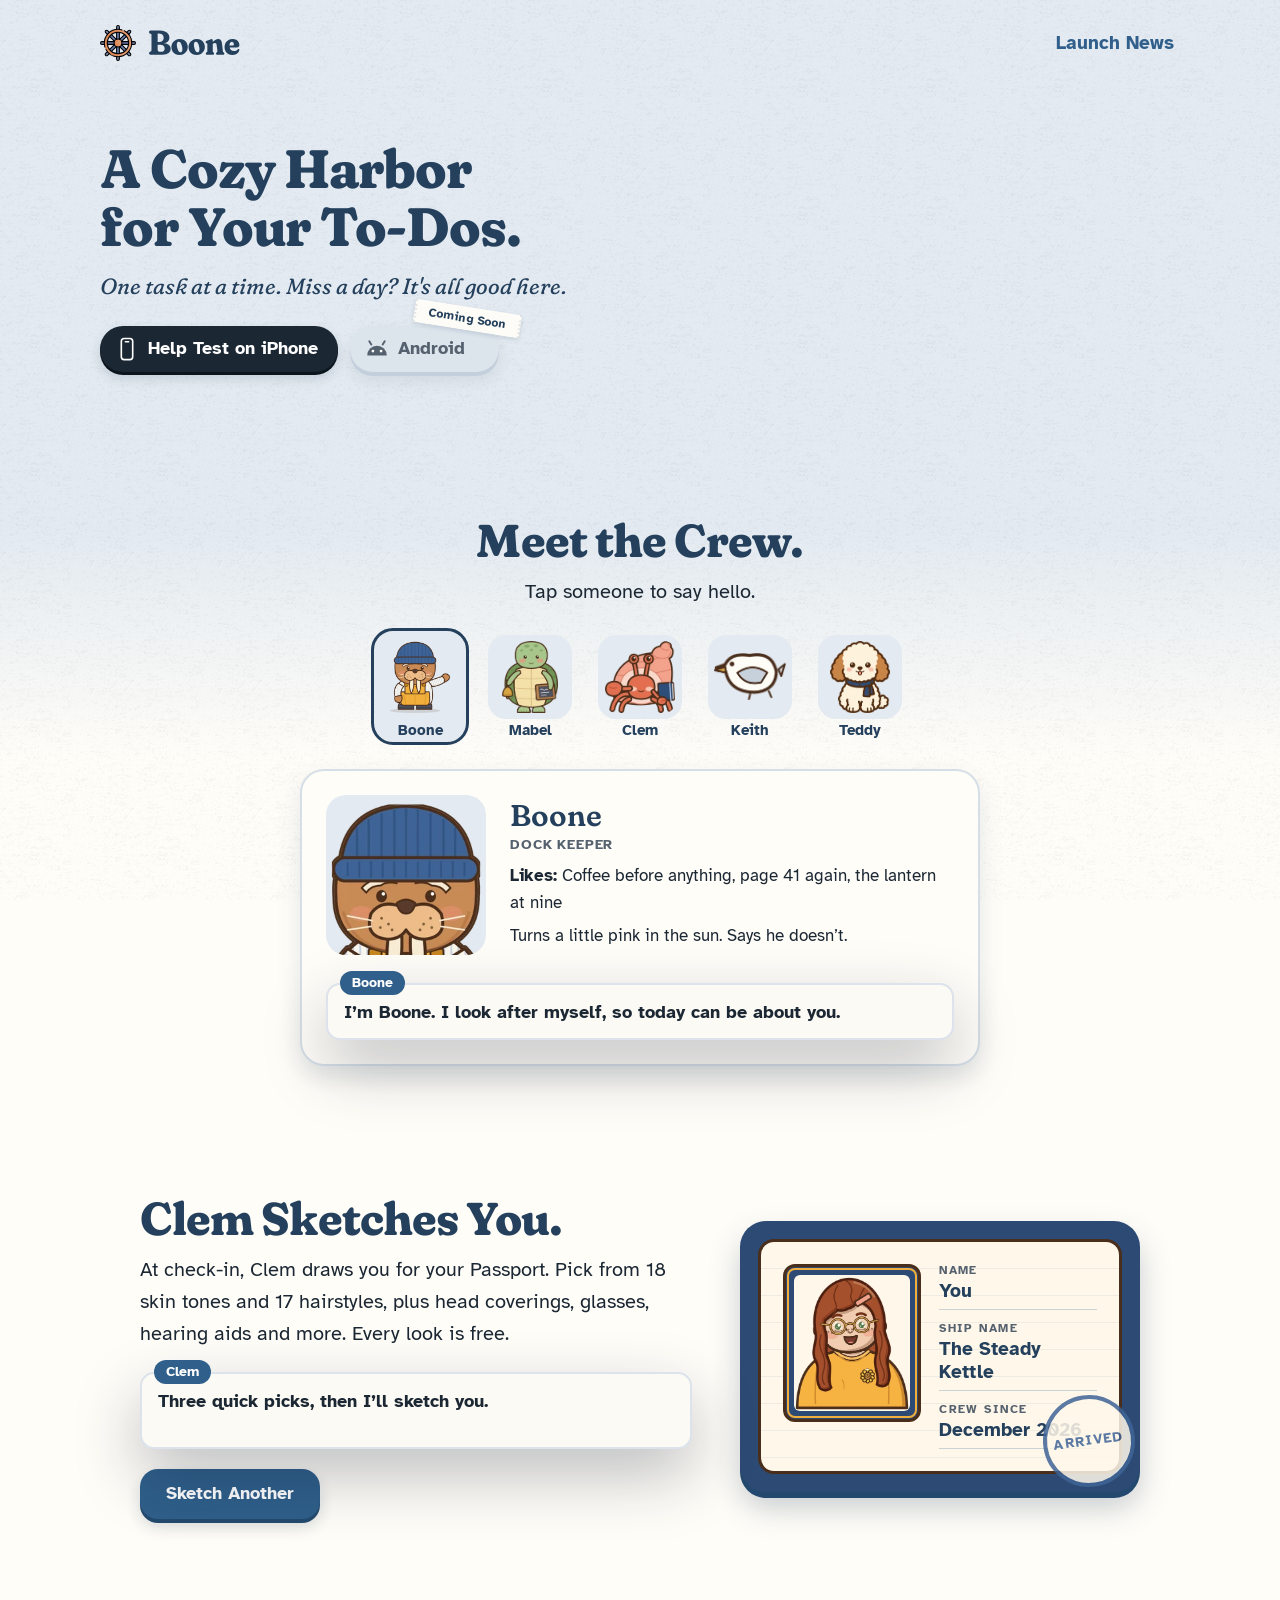
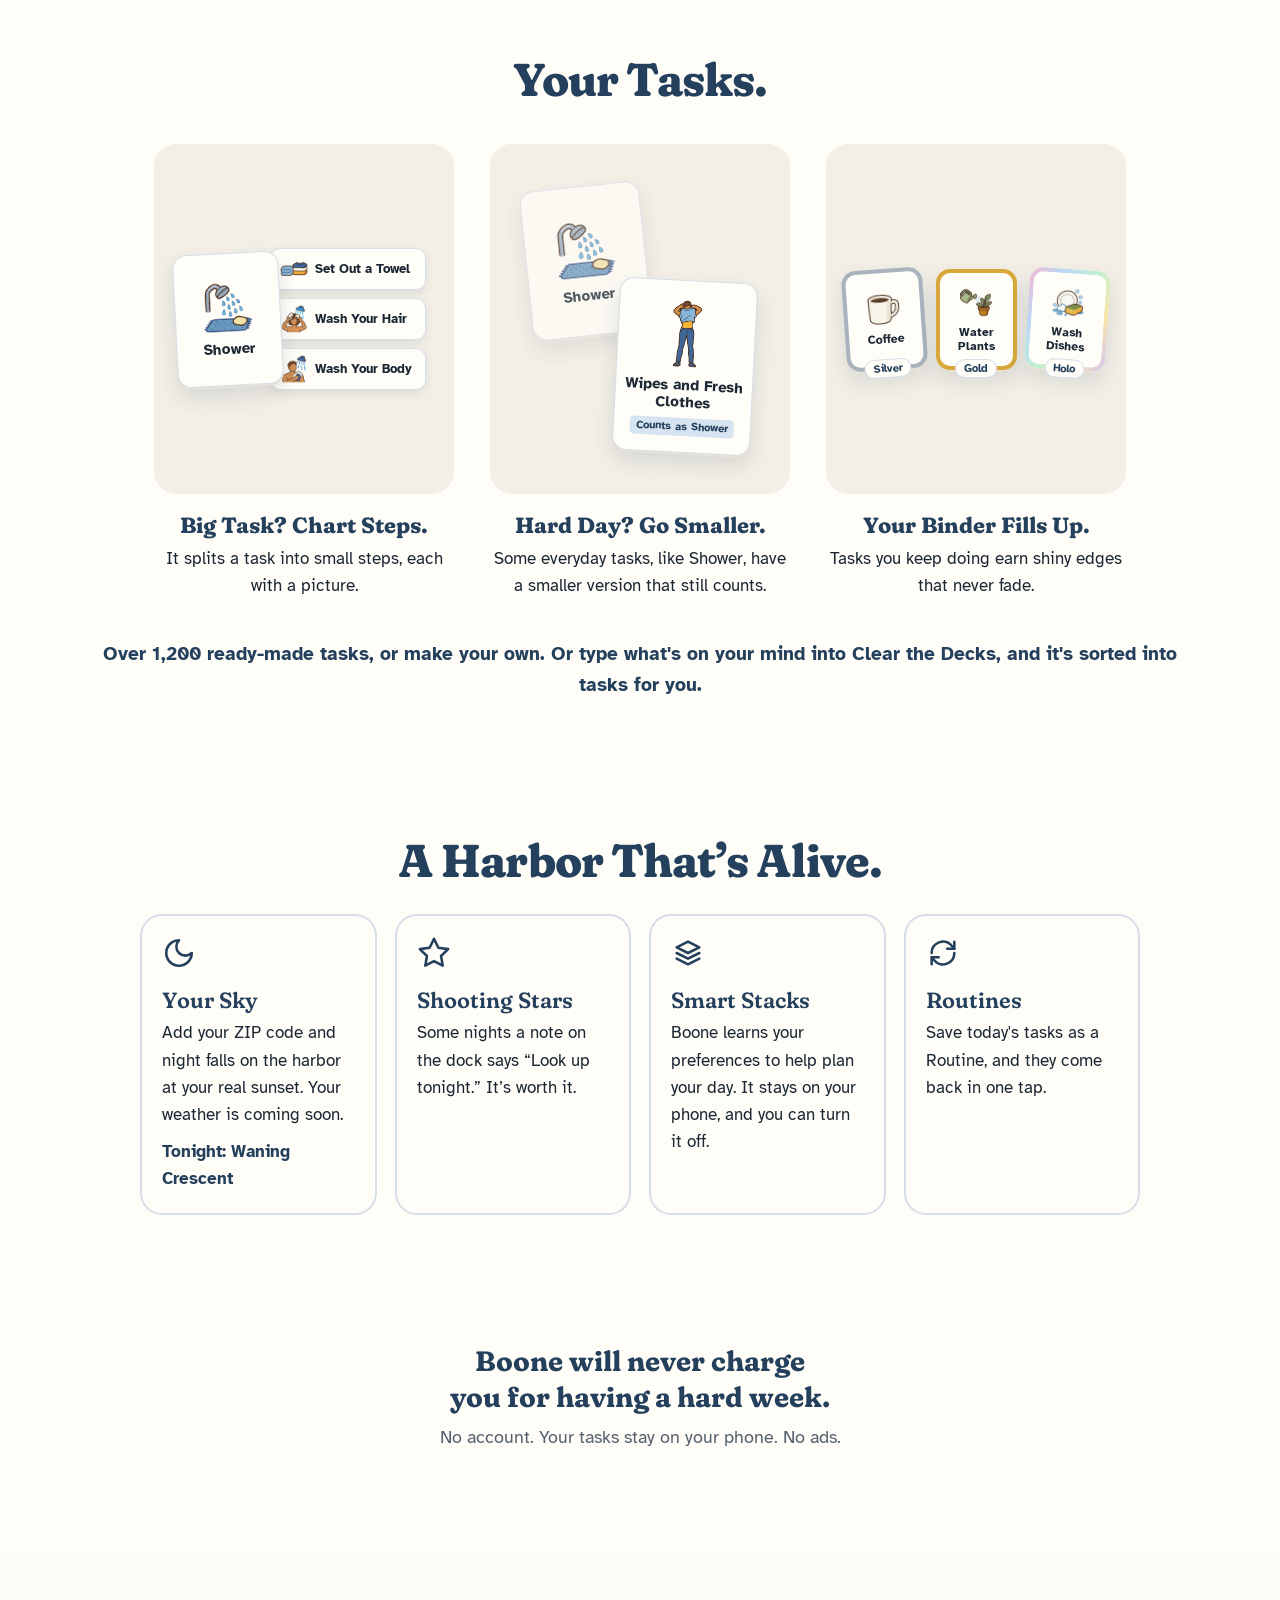
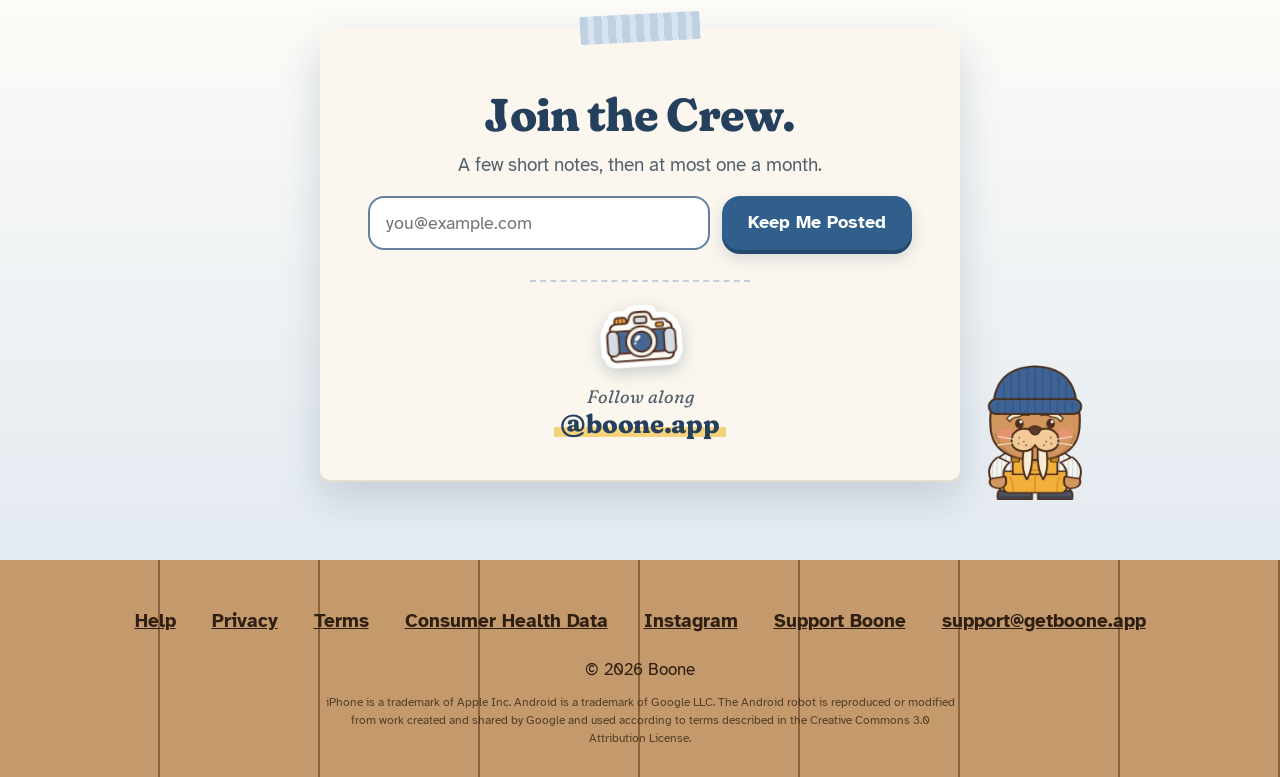
<file: index.html>
<!doctype html>
<html lang="en">
<head>
<meta charset="utf-8">
<meta name="viewport" content="width=device-width, initial-scale=1">
<title>Boone: a cozy to-do list app, one task at a time</title>
<meta name="description" content="A free, cozy to-do list for your phone. Each task has its own picture. Plan your day, and break big tasks into small steps.">
<link rel="canonical" href="https://getboone.app/">
<meta property="og:title" content="Boone: a cozy harbor for your to-dos">
<meta property="og:description" content="A free, cozy to-do list for your phone. Each task has its own picture. Plan your day, and break big tasks into small steps.">
<meta property="og:image" content="https://getboone.app/img/share.png">
<meta property="og:image:width" content="1200">
<meta property="og:image:height" content="630">
<meta property="og:url" content="https://getboone.app/">
<meta name="twitter:card" content="summary_large_image">
<meta name="twitter:title" content="Boone: a cozy harbor for your to-dos">
<meta name="twitter:description" content="A free, cozy to-do list for your phone. Each task has its own picture. Plan your day, and break big tasks into small steps.">
<meta name="twitter:image" content="https://getboone.app/img/share.png">
<link rel="icon" href="favicon.png">
<link rel="preload" href="fonts/7b114e24f7.woff2" as="font" type="font/woff2" crossorigin>
<link rel="stylesheet" href="fonts.css?v=1791385613">
<link rel="stylesheet" href="site.css?v=1794000000">
<link rel="stylesheet" href="shine.css?v=1793077776">
<script type="application/ld+json">
[
 {
  "@context": "https://schema.org",
  "@type": "SoftwareApplication",
  "name": "Boone",
  "description": "A free, cozy to-do list for your phone. Each task has its own picture. Plan your day, and break big tasks into small steps.",
  "url": "https://getboone.app/",
  "operatingSystem": "iOS",
  "applicationCategory": "ProductivityApplication",
  "offers": {
   "@type": "Offer",
   "price": "0",
   "priceCurrency": "USD"
  },
  "image": "https://getboone.app/img/share.png"
 },
 {
  "@context": "https://schema.org",
  "@type": "WebSite",
  "name": "Boone",
  "url": "https://getboone.app/"
 },
 {
  "@context": "https://schema.org",
  "@type": "Organization",
  "name": "Boone",
  "url": "https://getboone.app/",
  "logo": "https://getboone.app/favicon.png",
  "email": "support@getboone.app",
  "sameAs": [
   "https://www.instagram.com/boone.app/"
  ]
 }
]
</script>
</head>
<body data-c="root">

<header data-e="e1" data-c="e1" class="top">
  <a data-e="e2" class="brand" href="#"><img src="img/ship-wheel.svg" alt="" width="36" height="36"><img class="wordmark" src="img/boone-wordmark.svg" alt="Boone" width="96" height="31"></a>
  <a data-e="e3" class="top-link" id="top-link" href="#crew">Launch News</a>
</header>

<section data-e="e4" data-c="e4" class="hero">
  <div data-e="e5" data-c="e5" class="hero-words">
    <h1 data-e="e6">A Cozy Harbor for Your To-Dos.</h1>
    <p data-e="e7" class="sub">One task at a time. Miss a day? It's all good here.</p>
    <div data-e="e8" data-c="e8" class="actions">
      <a data-e="e9" class="store" href="/test.html" data-goatcounter-click="tap-help-test"><svg aria-hidden="true" viewBox="0 0 32 32" width="26" height="26" fill="none" stroke="currentColor" stroke-width="2" stroke-linecap="round" stroke-linejoin="round"><rect x="9" y="3" width="14" height="26" rx="3.5"/><path d="M14 7h4"/></svg><span>Help Test on iPhone</span></a>
      <a data-e="e10" class="store soon" href="#crew" aria-label="Android, coming soon. Get launch news."><svg aria-hidden="true" viewBox="0 0 32 32" width="26" height="26"><path fill="currentColor" d="M4 24a12 12 0 0 1 24 0z"/><path stroke="currentColor" stroke-width="2.4" stroke-linecap="round" d="M9 10.5 6.5 6.5M23 10.5l2.5-4"/><circle cx="11" cy="18.5" r="1.7" fill="#fff"/><circle cx="21" cy="18.5" r="1.7" fill="#fff"/></svg><span>Android</span><span class="soon-tape" aria-hidden="true">Coming Soon</span></a>
    </div>
  </div>
  <div class="harbor-wrap" hidden>
    <div class="harbor" id="harbor-window" aria-label="Boone's dock. Try a few tasks." role="region">
      <img class="scene" id="scene" src="img/harbor/h14.webp?v=3" alt="" width="840" height="1440" fetchpriority="high">
      <div class="sky" id="sky" aria-hidden="true"></div>
      <div class="deck" id="deck" aria-live="polite"></div>
      <div class="ports">
        <button class="port" id="port-later" style="--x:2.62%;--y:22.92%;--w:24.05%" aria-label="Later"><img src="img/harbor/btn-later-day.webp?v=3" alt="" width="202" height="196"></button>
        <button class="port" id="port-done" style="--x:74.29%;--y:23.19%;--w:22.38%" aria-label="Done"><img src="img/harbor/btn-done-day.webp?v=3" alt="" width="188" height="184"></button>
        <button class="port" id="port-time" style="--x:3.81%;--y:41.67%;--w:22.14%" aria-label="Time"><img src="img/harbor/btn-time-day.webp?v=3" alt="" width="186" height="180"></button>
        <button class="port" id="port-steps" style="--x:74.29%;--y:41.67%;--w:22.14%" aria-label="Steps"><img src="img/harbor/btn-steps-day.webp?v=3" alt="" width="186" height="180"></button>
      </div>
      <button class="boone-spot" id="boone-spot" aria-label="Boone"></button>
      <button class="look-up" id="look-up" hidden>Look up tonight.</button>
      <div class="undo-note" id="undo-note" hidden><i id="undo-word">Done</i><button id="undo">Undo</button></div>
      <div class="talk" id="talk" hidden><span class="talk-name" id="talk-name">Boone</span><p id="talk-words"></p><button class="talk-go" id="talk-close" aria-label="Close"><svg viewBox="0 0 24 24" aria-hidden="true"><path d="M5 12h14M13 6l6 6-6 6"/></svg></button></div>
    </div>
    <div class="day-bar">
      <p class="day-label"><b>Boone&rsquo;s Day</b> <span id="pose-line">He catches about one fish. Keith gets most of it.</span></p>
      <div class="hours" id="hours" role="group" aria-label="Pick an hour on the dock"></div>
      <button class="still" id="still" aria-pressed="false">Still the Harbor</button>
    </div>
  </div>
</section>

<section class="arrival" id="arrival" hidden>
  <div class="arrival-words">
    <h2>A Letter Found You.</h2>
    <p>A letter brought you here. Nobody signed it.</p>
    <button class="btn" id="open-letter">Open</button>
    <a class="btn soft" id="set-sail" href="#crew-talk" hidden>Set Sail</a>
  </div>
  <figure class="letter-room" id="letter-room">
    <img class="room shut" src="img/arrival/envelope-room.webp" alt="A sealed envelope marked For You, on a windowsill at sunset" width="720" height="900" loading="lazy">
    <img class="room open" src="img/arrival/letter-open-room.webp" alt="" width="720" height="900" loading="lazy">
    <figcaption class="sr" id="letter-text" hidden>There's a harbor where the water rests between tides. Nobody hurries there. A walrus keeps the dock. He'll catch your rope. Room in the loft. Lantern's on.</figcaption>
  </figure>
</section>

<section class="crew-talk" id="crew-talk">
  <h2>Meet the Crew.</h2>
  <p class="crew-sub">Tap someone to say hello.</p>
  <div class="crew-pick" role="tablist" aria-label="The crew" id="crew-pick"></div>
  <div class="crew-card" id="crew-card" role="tabpanel" aria-live="polite"></div>
</section>

<section class="sketch" id="sketch">
  <div class="sketch-words">
    <h2>Clem Sketches You.</h2>
    <p>At check-in, Clem draws you for your Passport. Pick from 18 skin tones and 17 hairstyles, plus head coverings, glasses, hearing aids and more. Every look is free.</p>
    <div class="talk inline"><span class="talk-name">Clem</span><p id="clem-words">Three quick picks, then I&rsquo;ll sketch you.</p></div>
    <button class="btn" id="sketch-another">Sketch Another</button>
  </div>
  <div class="passport" aria-label="A Passport page with a sketch from Clem" role="img">
    <div class="pp-page">
      <div class="pp-photo"><img id="sketch-img" src="img/sketch/s1.webp" alt="" width="360" height="419" loading="lazy"></div>
      <dl class="pp-fields">
        <div><dt>Name</dt><dd>You</dd></div>
        <div><dt>Ship Name</dt><dd>The Steady Kettle</dd></div>
        <div><dt>Crew Since</dt><dd id="crew-since">Today</dd></div>
      </dl>
      <span class="stamp" aria-hidden="true">Arrived</span>
    </div>
  </div>
</section>

<section class="how" id="how">
  <h2>Your Tasks.</h2>
  <div class="shots">
    <div class="shot"><div class="art art-steps" role="img" aria-label="The Shower task split into three small steps"><div class="tcard "><img src="img/cards/shower.webp" alt="" width="288" height="288" loading="lazy"><b>Shower</b></div><ul class="steplist"><li><img src="img/cards/step-put-a-towel-and-clean-clothes-nearby.webp" alt="" width="288" height="288" loading="lazy">Set Out a Towel</li><li><img src="img/cards/step-wash-your-hair.webp" alt="" width="288" height="288" loading="lazy">Wash Your Hair</li><li><img src="img/cards/step-wash-your-body.webp" alt="" width="288" height="288" loading="lazy">Wash Your Body</li></ul></div><h3>Big Task? Chart Steps.</h3><p>It splits a task into small steps, each with a picture.</p></div>
    <div class="shot"><div class="art art-hard" role="img" aria-label="The Shower task with a smaller version, Wipes and Fresh Clothes, that counts as a shower"><div class="tcard behind"><img src="img/cards/shower.webp" alt="" width="288" height="288" loading="lazy"><b>Shower</b></div><div class="tcard front"><img src="img/cards/put-on-clean-clothes.webp" alt="" width="288" height="288" loading="lazy"><b>Wipes and Fresh Clothes</b><span class="counts">Counts as Shower</span></div></div><h3>Hard Day? Go Smaller.</h3><p>Some everyday tasks, like Shower, have a smaller version that still counts.</p></div>
    <div class="shot"><div class="art art-edges" role="img" aria-label="Three tasks with Silver, Gold and Holo edges"><div class="tcard silver"><img src="img/cards/coffee.webp" alt="" width="288" height="288" loading="lazy"><b>Coffee</b><span class="edge-tag">Silver</span></div><div class="tcard gold"><img src="img/cards/water-plants.webp" alt="" width="288" height="288" loading="lazy"><b>Water Plants</b><span class="edge-tag">Gold</span></div><div class="tcard holo"><img src="img/cards/wash-dishes.webp" alt="" width="288" height="288" loading="lazy"><b>Wash Dishes</b><span class="edge-tag">Holo</span></div></div><h3>Your Binder Fills Up.</h3><p>Tasks you keep doing earn shiny edges that never fade.</p></div>
  </div>
  <p class="swipe-hint" aria-hidden="true">Swipe for more</p>
  <p class="how-note">Over 1,200 ready-made tasks, or make your own. Or type what's on your mind into Clear the Decks, and it's sorted into tasks for you.</p>
</section>
<section class="alive" id="harbor">
  <h2>A Harbor That&rsquo;s Alive.</h2>
  <ul class="tiles">
    <li><svg class="ico" viewBox="0 0 24 24" aria-hidden="true"><path d="M12 3a6 6 0 0 0 9 9 9 9 0 1 1-9-9z"/></svg><h3>Your Sky</h3><p>Add your ZIP code and night falls on the harbor at your real sunset. Your weather is coming soon.</p><p class="moon-now" id="moon-now"></p></li>
    <li><svg class="ico" viewBox="0 0 24 24" aria-hidden="true"><path d="M12 17.75l-6.17 3.24 1.18-6.87-5-4.86 6.9-1 3.09-6.26 3.09 6.26 6.9 1-5 4.86 1.18 6.87z"/></svg><h3>Shooting Stars</h3><p>Some nights a note on the dock says &ldquo;Look up tonight.&rdquo; It&rsquo;s worth it.</p></li>
    <li><svg class="ico" viewBox="0 0 24 24" aria-hidden="true"><path d="M12 4l8 4-8 4-8-4z"/><path d="M4 12l8 4 8-4"/><path d="M4 16l8 4 8-4"/></svg><h3>Smart Stacks</h3><p>Boone learns your preferences to help plan your day. It stays on your phone, and you can turn it off.</p></li>
    <li><svg class="ico" viewBox="0 0 24 24" aria-hidden="true"><path d="M4 12a8 8 0 0 1 14-5.3L20 9"/><path d="M20 4v5h-5"/><path d="M20 12a8 8 0 0 1-14 5.3L4 15"/><path d="M4 20v-5h5"/></svg><h3>Routines</h3><p>Save today's tasks as a Routine, and they come back in one tap.</p></li>
  </ul>
</section>
<section data-e="e54" data-c="e54" class="trust">
  <p data-e="e117" class="promise">Boone will never charge you for having a hard week.</p>
  <p data-e="e92" class="for-anyone">No account. Your tasks stay on your phone. No ads.</p>
</section>
<section data-e="e55" data-c="e55" class="crew" id="crew">
  <div data-e="e56" data-c="e56" class="paper">
    <span data-e="e57" class="tape"></span>
    <img data-e="e58" class="crew-boone" src="img/boone-hello.webp" alt="" width="360" height="360" loading="lazy">
    <h2 data-e="e59">Join the Crew.</h2>
    <div data-e="e60" data-c="e60" id="test-ask">
      <ul data-e="e61" class="chips crew-facts"><li><svg class="ico" viewBox="0 0 24 24" aria-hidden="true"><path d="M5 12l5 5L20 7"/></svg>iPhone</li><li><svg class="ico" viewBox="0 0 24 24" aria-hidden="true"><path d="M5 12l5 5L20 7"/></svg>10 min a day</li><li><svg class="ico" viewBox="0 0 24 24" aria-hidden="true"><path d="M5 12l5 5L20 7"/></svg>2 weeks</li><li><svg class="ico" viewBox="0 0 24 24" aria-hidden="true"><path d="M5 12l5 5L20 7"/></svg>Free</li><li><svg class="ico" viewBox="0 0 24 24" aria-hidden="true"><path d="M5 12l5 5L20 7"/></svg>18+ in the US</li></ul>
      <a data-e="e62" class="btn" href="/test.html">Help Test Boone</a>
      <hr data-e="e63">
    </div>
    <p data-e="e64" class="form-label">A few short notes, then at most one a month.</p>
    <form data-e="e65" class="signup" id="signup" method="post" action="https://app.kit.com/forms/10005040/subscriptions">
      <label for="email" class="sr">Email</label>
      <input id="email" name="email_address" type="email" placeholder="you@example.com" autocomplete="email" required>
      <button class="btn" type="submit" data-goatcounter-click="tap-keep-me-posted">Keep Me Posted</button>
    </form>
    <hr data-e="e87" class="insta-rule">
    <a data-e="e84" class="follow" id="follow" href="https://www.instagram.com/boone.app/" rel="noopener"><img src="img/camera.png" alt="" width="104" height="75" loading="lazy"><span class="follow-words"><i>Follow along</i><b>@boone.app</b></span></a>
    <p data-e="e89" class="signup-failed" id="signup-failed" hidden>That didn't go through. Please try again, or email <a href="mailto:support@getboone.app">support@getboone.app</a>.</p>
    <div data-e="e66" data-c="e66" class="thanks" id="thanks" hidden>
      <b data-e="e67">You're on the list.</b>
      <p data-e="e68">Your first email is on its way.</p>
      <p data-e="e69">Meanwhile, Boone is on Instagram: <a href="https://www.instagram.com/boone.app/">@boone.app</a></p>
    </div>
  </div>
</section>

<footer data-e="e72" data-c="e72">
  <nav data-e="e73" data-c="e73">
    <a data-e="e74" href="/support.html">Help</a>
    <a data-e="e75" href="/privacy.html">Privacy</a>
    <a data-e="e76" href="/terms.html">Terms</a>
    <a data-e="e93" href="/health-data.html">Consumer Health Data</a>
    <a data-e="e77" href="https://www.instagram.com/boone.app/">Instagram</a>
    <a data-e="e85" href="https://ko-fi.com/getboone" rel="noopener">Support Boone</a>
    <a data-e="e78" href="mailto:support@getboone.app">support@getboone.app</a>
  </nav>
  <p data-e="e79" class="fine">&copy; 2026 Boone</p>
  <p data-e="e86" class="fine marks">iPhone is a trademark of Apple Inc. Android is a trademark of Google LLC. The Android robot is reproduced or modified from work created and shared by Google and used according to terms described in the Creative Commons 3.0 Attribution License.</p>
</footer>

<script data-e="e80" src="site.js?v=1793077776"></script>
<script src="harbor.js?v=1793103314"></script>
<script src="deck.js?v=1793077776"></script>
<script src="story.js?v=1793077776"></script>
<script data-goatcounter="https://boone.goatcounter.com/count" async src="//gc.zgo.at/count.js"></script>
</body>
</html>
</file>
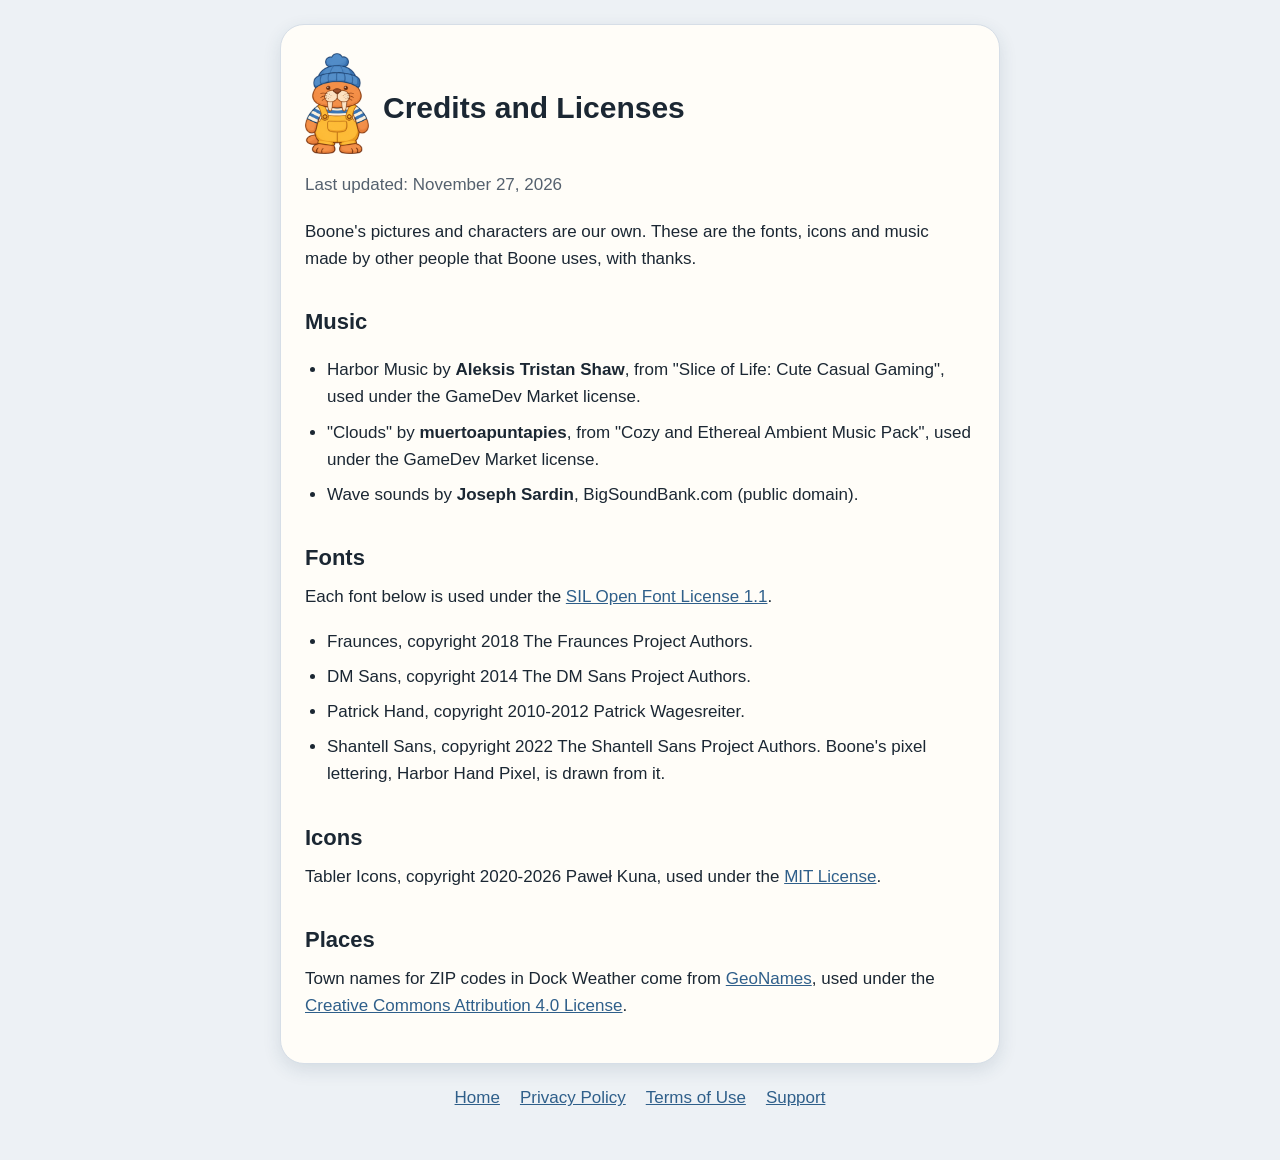
<file: credits.html>
<!doctype html>
<html lang="en">
<head>
<meta charset="utf-8">
<meta name="viewport" content="width=device-width, initial-scale=1">
<title>Boone Credits and Licenses</title>
<meta name="description" content="The fonts, icons and music in Boone, and their licenses.">
<link rel="canonical" href="https://getboone.app/credits.html">
<meta property="og:title" content="Boone Credits and Licenses">
<meta property="og:description" content="The fonts, icons and music in Boone, and their licenses.">
<meta property="og:image" content="https://getboone.app/img/share.png">
<meta property="og:url" content="https://getboone.app/credits.html">
<meta name="twitter:card" content="summary_large_image">
<link rel="stylesheet" href="/pages.css">
</head>
<body>
<main>
<header><a href="/" aria-label="Boone home"><img src="/pages-boone.png" alt=""></a><h1>Credits and Licenses</h1></header>
<p class="updated">Last updated: November 27, 2026</p>

<p>Boone's pictures and characters are our own. These are the fonts, icons and music made by other people that Boone uses, with thanks.</p>

<h2>Music</h2>
<ul>
<li>Harbor Music by <strong>Aleksis Tristan Shaw</strong>, from "Slice of Life: Cute Casual Gaming", used under the GameDev Market license.</li>
<li>"Clouds" by <strong>muertoapuntapies</strong>, from "Cozy and Ethereal Ambient Music Pack", used under the GameDev Market license.</li>
<li>Wave sounds by <strong>Joseph Sardin</strong>, BigSoundBank.com (public domain).</li>
</ul>

<h2>Fonts</h2>
<p>Each font below is used under the <a href="/licenses/OFL.txt">SIL Open Font License 1.1</a>.</p>
<ul>
<li>Fraunces, copyright 2018 The Fraunces Project Authors.</li>
<li>DM Sans, copyright 2014 The DM Sans Project Authors.</li>
<li>Patrick Hand, copyright 2010-2012 Patrick Wagesreiter.</li>
<li>Shantell Sans, copyright 2022 The Shantell Sans Project Authors. Boone's pixel lettering, Harbor Hand Pixel, is drawn from it.</li>
</ul>

<h2>Icons</h2>
<p>Tabler Icons, copyright 2020-2026 Paweł Kuna, used under the <a href="/licenses/tabler-MIT.txt">MIT License</a>.</p>

<h2>Places</h2>
<p>Town names for ZIP codes in Dock Weather come from <a href="https://www.geonames.org">GeoNames</a>, used under the <a href="https://creativecommons.org/licenses/by/4.0/">Creative Commons Attribution 4.0 License</a>.</p>
</main>
<nav><a href="/">Home</a><a href="/privacy.html">Privacy Policy</a><a href="/terms.html">Terms of Use</a><a href="/support.html">Support</a></nav>
<script data-goatcounter="https://boone.goatcounter.com/count" async src="//gc.zgo.at/count.js"></script>
</body>
</html>
</file>
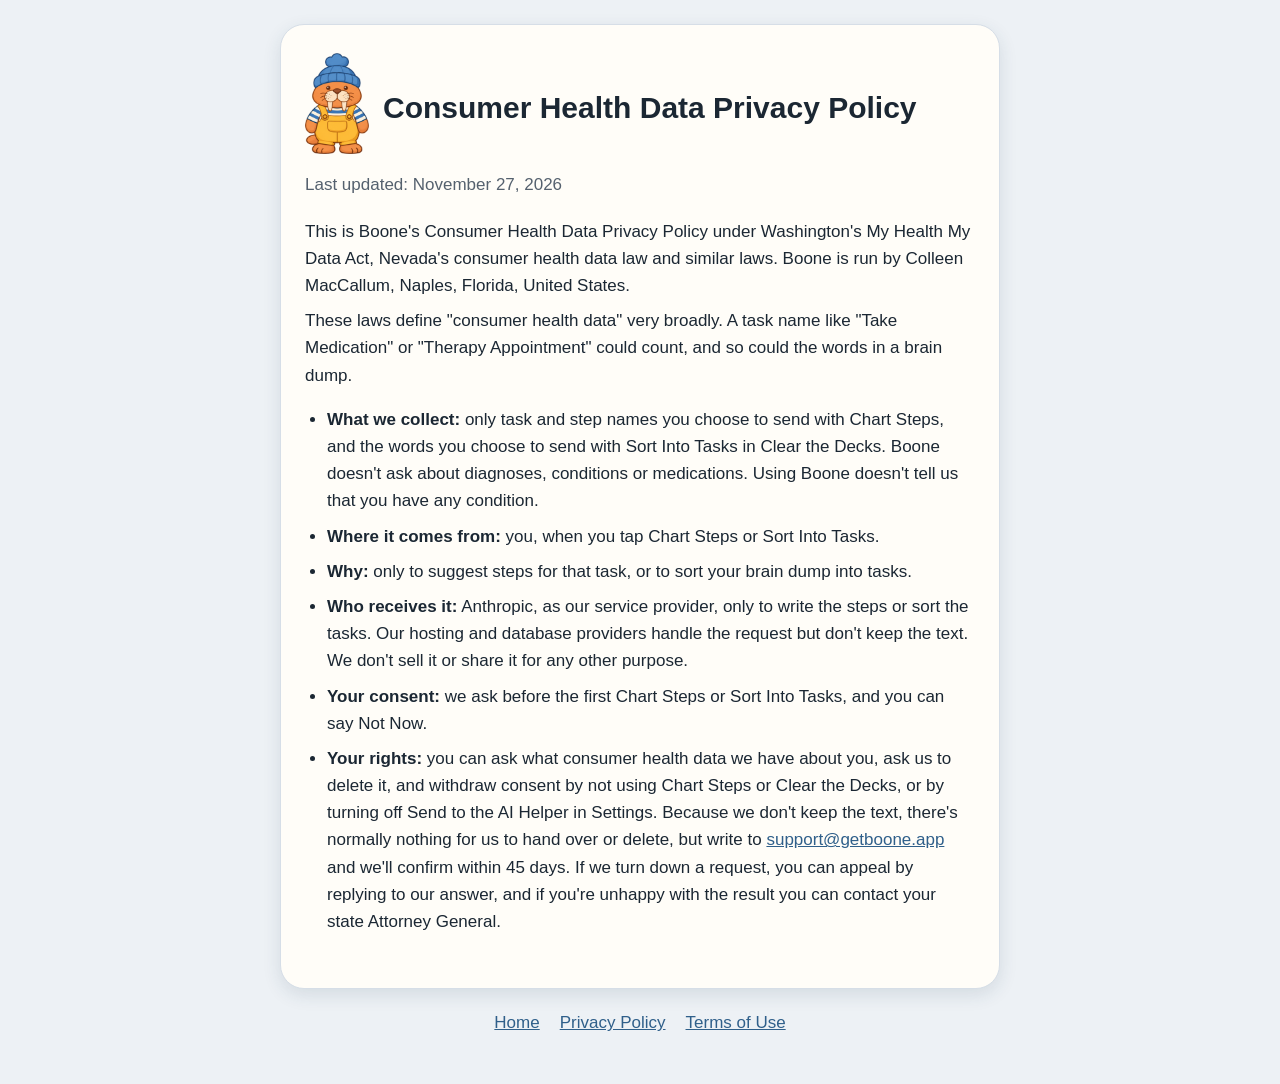
<file: health-data.html>
<!doctype html>
<html lang="en">
<head>
<meta charset="utf-8">
<meta name="viewport" content="width=device-width, initial-scale=1">
<title>Boone Consumer Health Data Privacy Policy</title>
<meta name="description" content="How Boone handles consumer health data under Washington, Nevada and similar laws.">
<link rel="canonical" href="https://getboone.app/health-data.html">
<meta property="og:title" content="Boone Consumer Health Data Privacy Policy">
<meta property="og:description" content="How Boone handles consumer health data under Washington, Nevada and similar laws.">
<meta property="og:image" content="https://getboone.app/img/share.png">
<meta property="og:url" content="https://getboone.app/health-data.html">
<meta name="twitter:card" content="summary_large_image">
<link rel="stylesheet" href="/pages.css">
</head>
<body>
<main>
<header><a href="/" aria-label="Boone home"><img src="/pages-boone.png" alt=""></a><h1>Consumer Health Data Privacy Policy</h1></header>
<p class="updated">Last updated: November 27, 2026</p>

<p>This is Boone's Consumer Health Data Privacy Policy under Washington's My Health My Data Act, Nevada's consumer health data law and similar laws. Boone is run by Colleen MacCallum, Naples, Florida, United States.</p>
<p>These laws define "consumer health data" very broadly. A task name like "Take Medication" or "Therapy Appointment" could count, and so could the words in a brain dump.</p>

<ul>
<li><strong>What we collect:</strong> only task and step names you choose to send with Chart Steps, and the words you choose to send with Sort Into Tasks in Clear the Decks. Boone doesn't ask about diagnoses, conditions or medications. Using Boone doesn't tell us that you have any condition.</li>
<li><strong>Where it comes from:</strong> you, when you tap Chart Steps or Sort Into Tasks.</li>
<li><strong>Why:</strong> only to suggest steps for that task, or to sort your brain dump into tasks.</li>
<li><strong>Who receives it:</strong> Anthropic, as our service provider, only to write the steps or sort the tasks. Our hosting and database providers handle the request but don't keep the text. We don't sell it or share it for any other purpose.</li>
<li><strong>Your consent:</strong> we ask before the first Chart Steps or Sort Into Tasks, and you can say Not Now.</li>
<li><strong>Your rights:</strong> you can ask what consumer health data we have about you, ask us to delete it, and withdraw consent by not using Chart Steps or Clear the Decks, or by turning off Send to the AI Helper in Settings. Because we don't keep the text, there's normally nothing for us to hand over or delete, but write to <a href="mailto:support@getboone.app">support@getboone.app</a> and we'll confirm within 45 days. If we turn down a request, you can appeal by replying to our answer, and if you're unhappy with the result you can contact your state Attorney General.</li>
</ul>
</main>
<nav><a href="/">Home</a><a href="/privacy.html">Privacy Policy</a><a href="/terms.html">Terms of Use</a></nav>
</body>
</html>
</file>
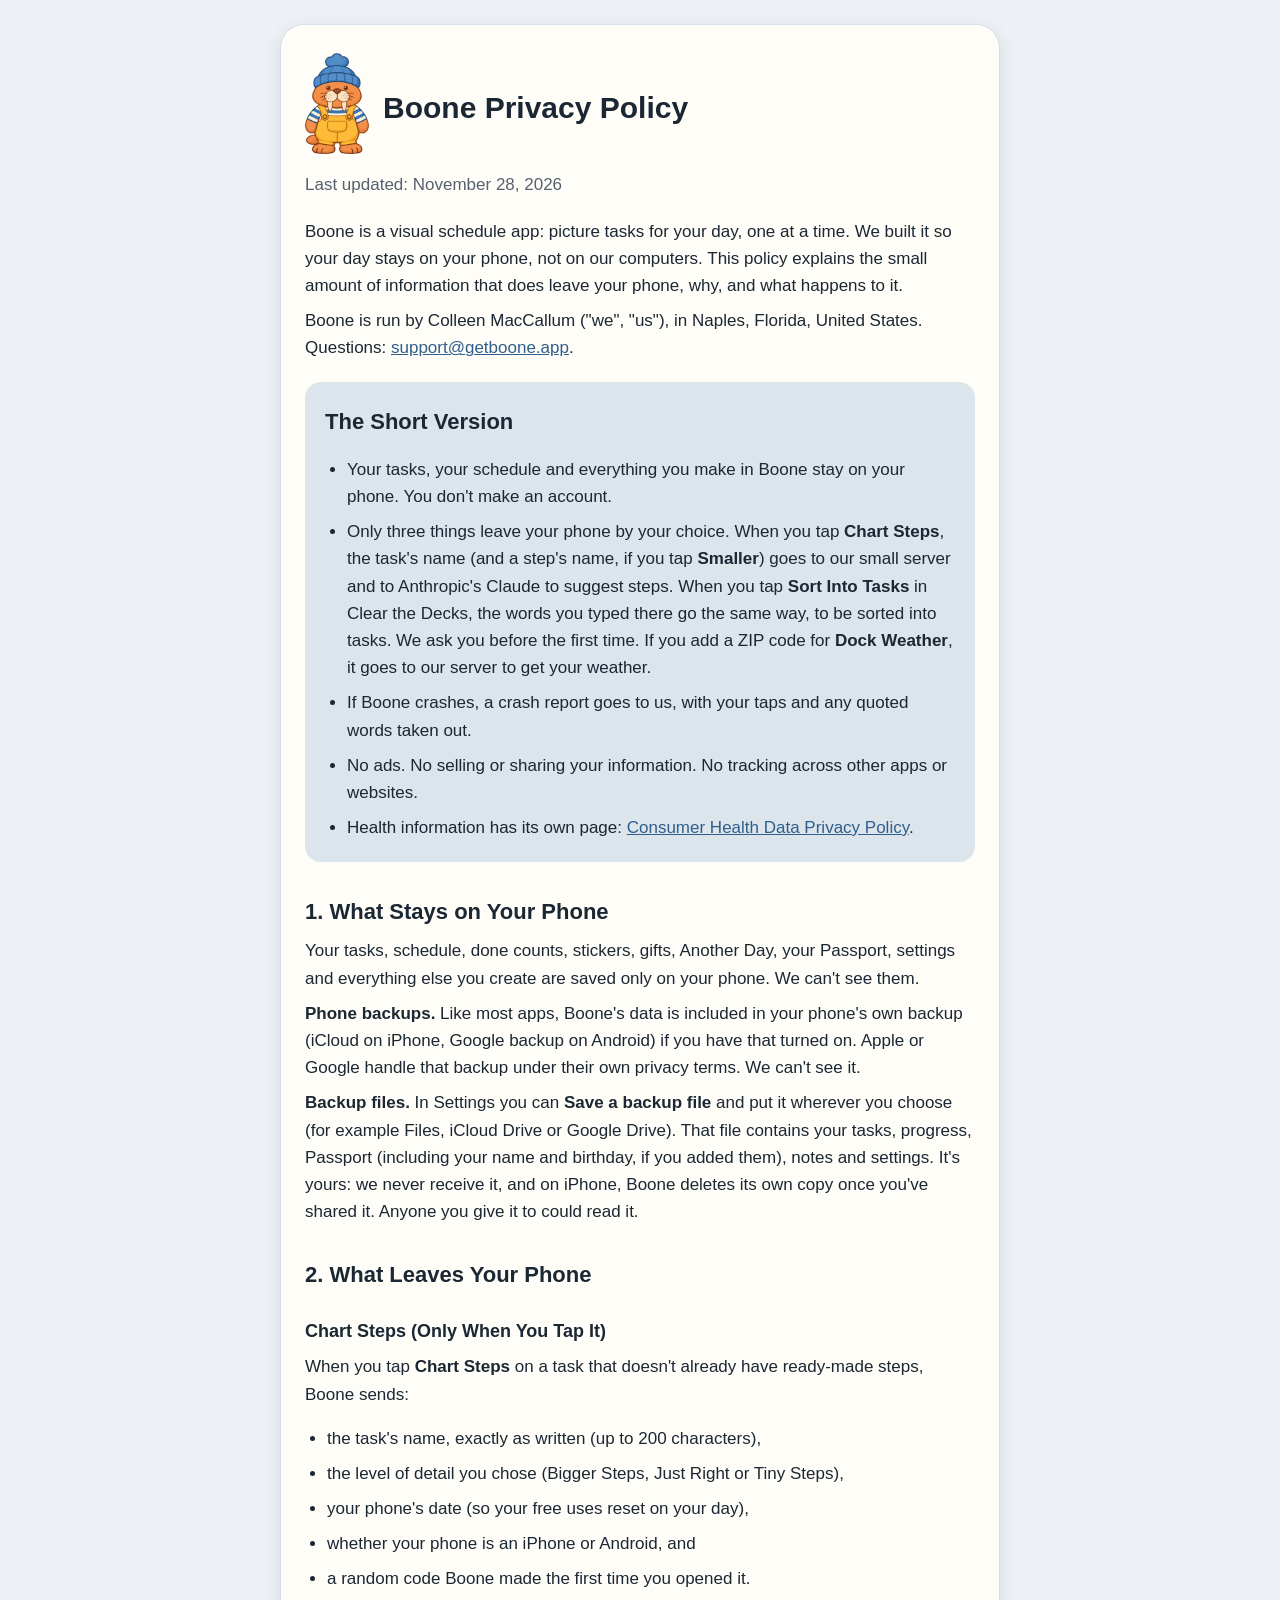
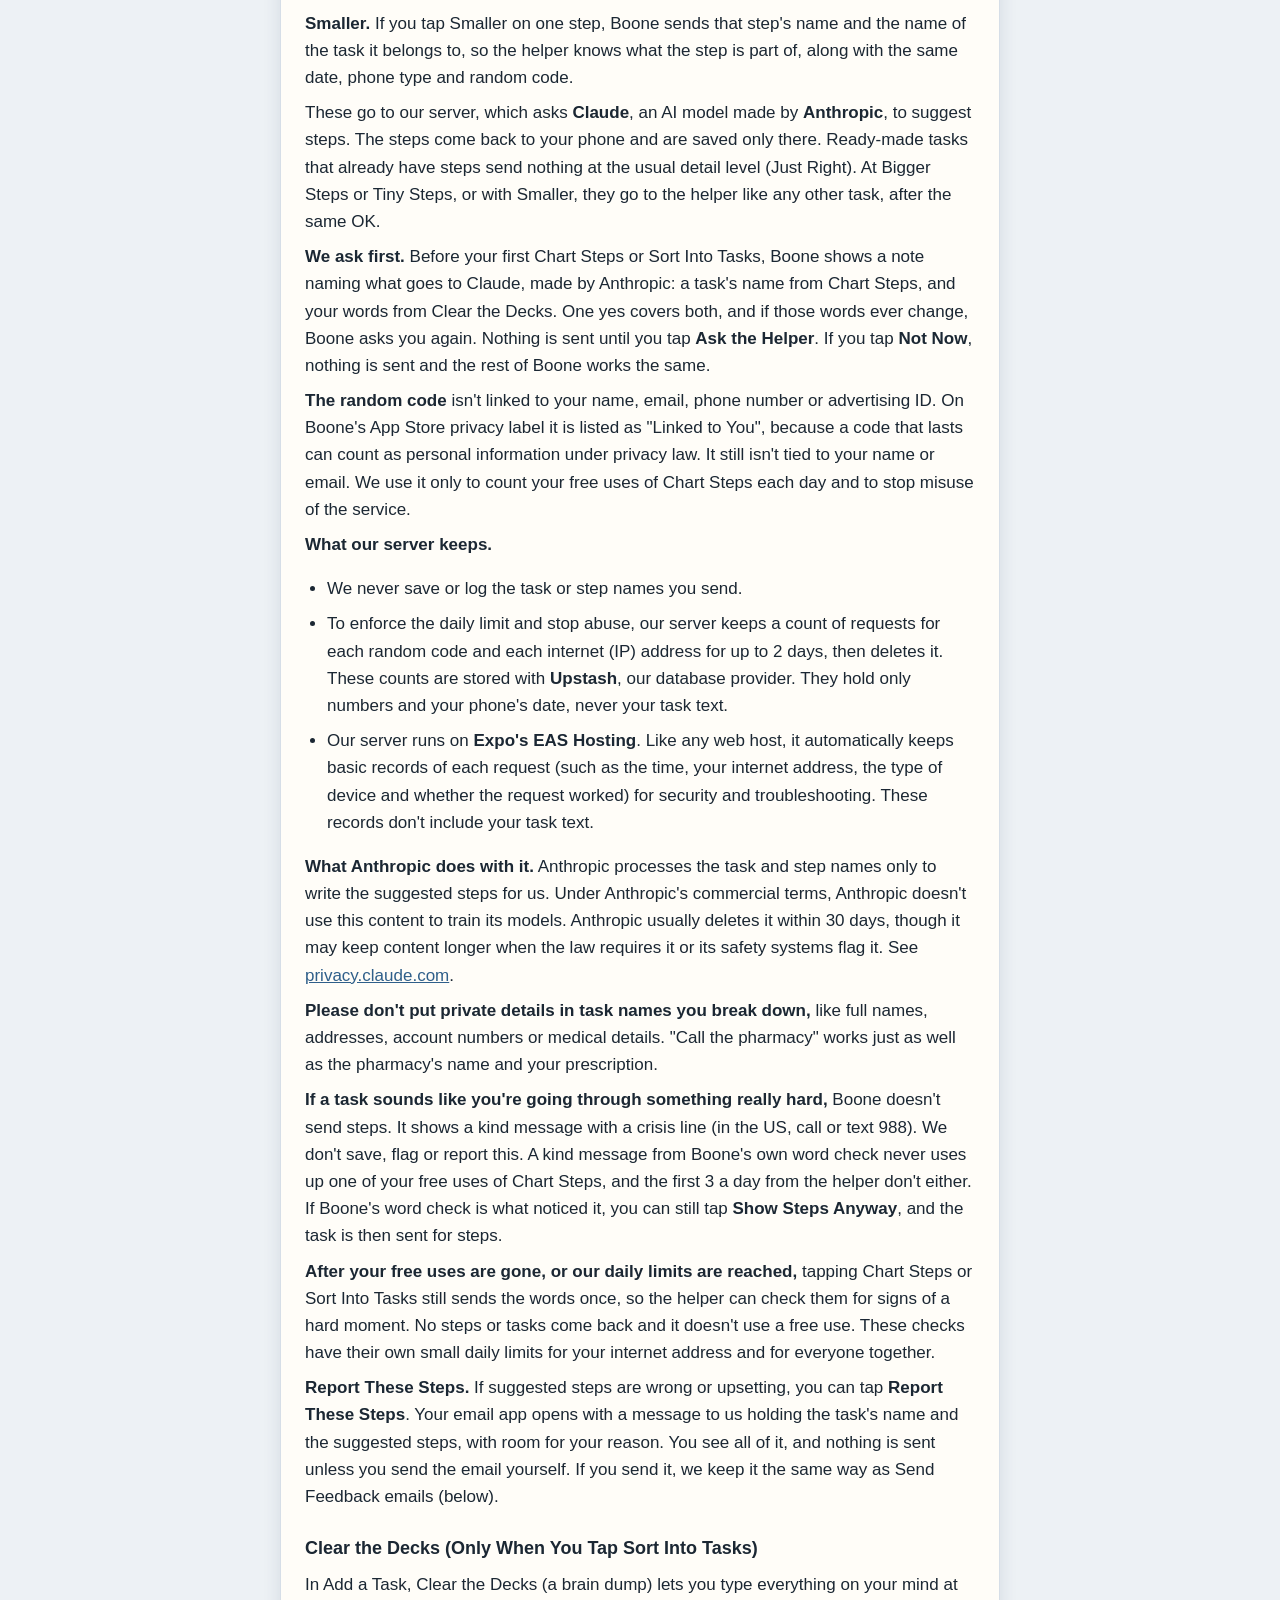
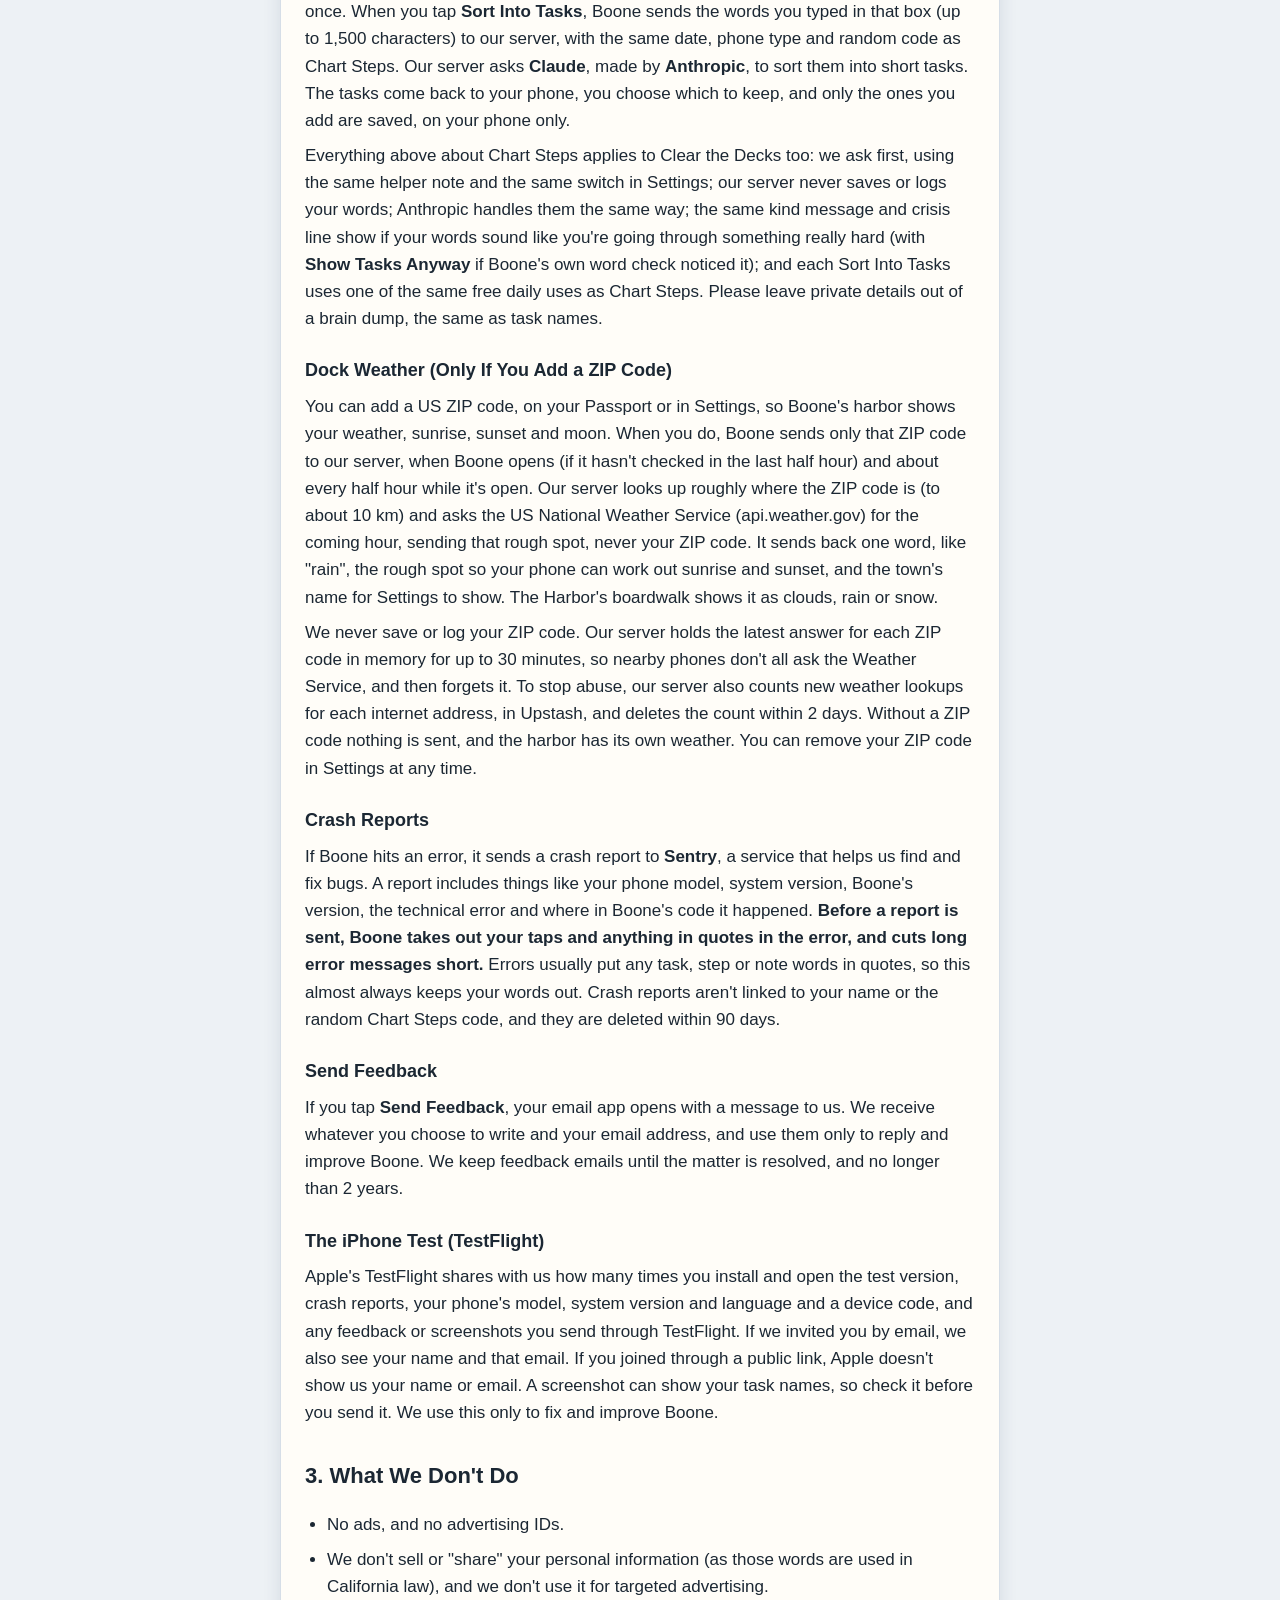
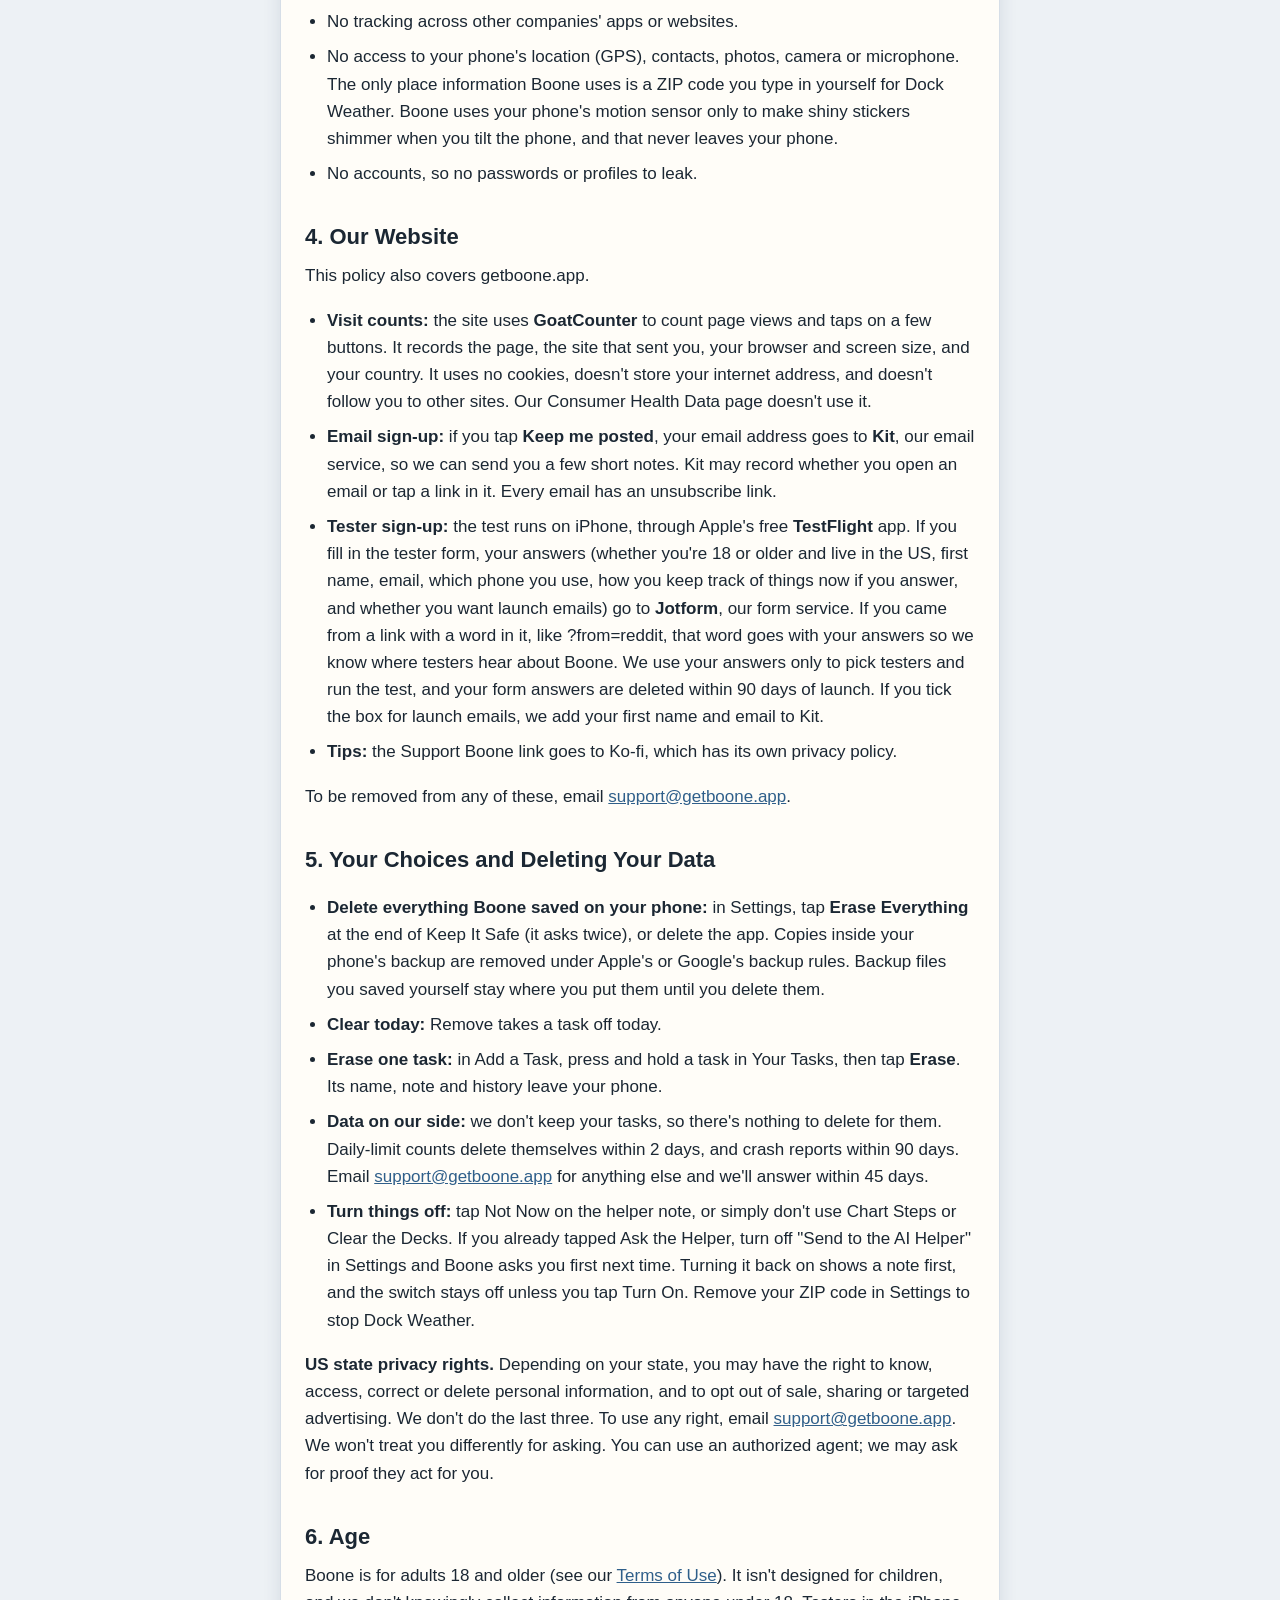
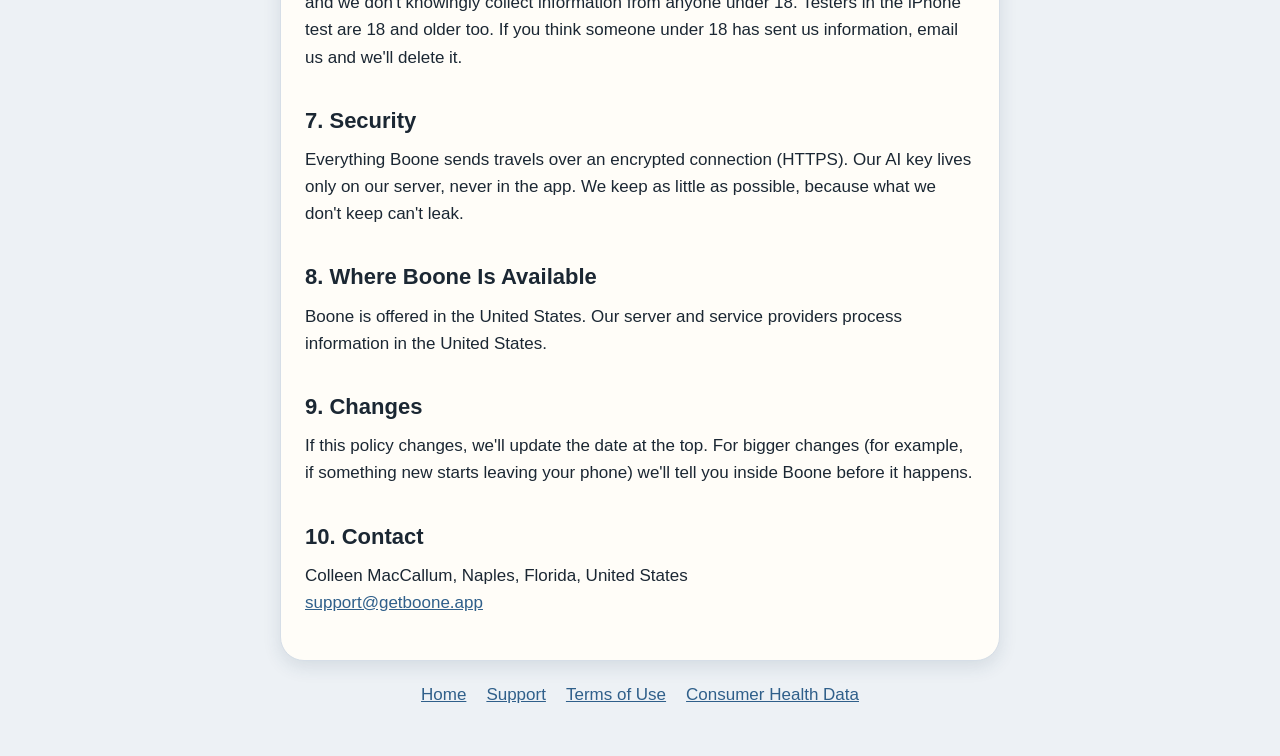
<file: privacy.html>
<!doctype html>
<html lang="en">
<head>
<meta charset="utf-8">
<meta name="viewport" content="width=device-width, initial-scale=1">
<title>Boone Privacy Policy</title>
<meta name="description" content="How Boone handles your information. Your tasks stay on your phone, and there are no accounts or ads.">
<link rel="canonical" href="https://getboone.app/privacy.html">
<meta property="og:title" content="Boone Privacy Policy">
<meta property="og:description" content="How Boone handles your information. Your tasks stay on your phone, and there are no accounts or ads.">
<meta property="og:image" content="https://getboone.app/img/share.png">
<meta property="og:url" content="https://getboone.app/privacy.html">
<meta name="twitter:task" content="summary_large_image">
<link rel="stylesheet" href="/pages.css">
</head>
<body>
<main>
<header><a href="/" aria-label="Boone home"><img src="/pages-boone.png" alt=""></a><h1>Boone Privacy Policy</h1></header>
<p class="updated">Last updated: November 28, 2026</p>

<p>Boone is a visual schedule app: picture tasks for your day, one at a time. We built it so your day stays on your phone, not on our computers. This policy explains the small amount of information that does leave your phone, why, and what happens to it.</p>
<p>Boone is run by Colleen MacCallum ("we", "us"), in Naples, Florida, United States. Questions: <a href="mailto:support@getboone.app">support@getboone.app</a>.</p>

<div class="short">
<h2>The Short Version</h2>
<ul>
<li>Your tasks, your schedule and everything you make in Boone stay on your phone. You don't make an account.</li>
<li>Only three things leave your phone by your choice. When you tap <strong>Chart Steps</strong>, the task's name (and a step's name, if you tap <strong>Smaller</strong>) goes to our small server and to Anthropic's Claude to suggest steps. When you tap <strong>Sort Into Tasks</strong> in Clear the Decks, the words you typed there go the same way, to be sorted into tasks. We ask you before the first time. If you add a ZIP code for <strong>Dock Weather</strong>, it goes to our server to get your weather.</li>
<li>If Boone crashes, a crash report goes to us, with your taps and any quoted words taken out.</li>
<li>No ads. No selling or sharing your information. No tracking across other apps or websites.</li>
<li>Health information has its own page: <a href="/health-data.html">Consumer Health Data Privacy Policy</a>.</li>
</ul>
</div>

<h2>1. What Stays on Your Phone</h2>
<p>Your tasks, schedule, done counts, stickers, gifts, Another Day, your Passport, settings and everything else you create are saved only on your phone. We can't see them.</p>
<p><strong>Phone backups.</strong> Like most apps, Boone's data is included in your phone's own backup (iCloud on iPhone, Google backup on Android) if you have that turned on. Apple or Google handle that backup under their own privacy terms. We can't see it.</p>
<p><strong>Backup files.</strong> In Settings you can <strong>Save a backup file</strong> and put it wherever you choose (for example Files, iCloud Drive or Google Drive). That file contains your tasks, progress, Passport (including your name and birthday, if you added them), notes and settings. It's yours: we never receive it, and on iPhone, Boone deletes its own copy once you've shared it. Anyone you give it to could read it.</p>

<h2>2. What Leaves Your Phone</h2>
<h3>Chart Steps (Only When You Tap It)</h3>
<p>When you tap <strong>Chart Steps</strong> on a task that doesn't already have ready-made steps, Boone sends:</p>
<ul>
<li>the task's name, exactly as written (up to 200 characters),</li>
<li>the level of detail you chose (Bigger Steps, Just Right or Tiny Steps),</li>
<li>your phone's date (so your free uses reset on your day),</li>
<li>whether your phone is an iPhone or Android, and</li>
<li>a random code Boone made the first time you opened it.</li>
</ul>
<p><strong>Smaller.</strong> If you tap Smaller on one step, Boone sends that step's name and the name of the task it belongs to, so the helper knows what the step is part of, along with the same date, phone type and random code.</p>
<p>These go to our server, which asks <strong>Claude</strong>, an AI model made by <strong>Anthropic</strong>, to suggest steps. The steps come back to your phone and are saved only there. Ready-made tasks that already have steps send nothing at the usual detail level (Just Right). At Bigger Steps or Tiny Steps, or with Smaller, they go to the helper like any other task, after the same OK.</p>
<p><strong>We ask first.</strong> Before your first Chart Steps or Sort Into Tasks, Boone shows a note naming what goes to Claude, made by Anthropic: a task's name from Chart Steps, and your words from Clear the Decks. One yes covers both, and if those words ever change, Boone asks you again. Nothing is sent until you tap <strong>Ask the Helper</strong>. If you tap <strong>Not Now</strong>, nothing is sent and the rest of Boone works the same.</p>
<p><strong>The random code</strong> isn't linked to your name, email, phone number or advertising ID. On Boone's App Store privacy label it is listed as "Linked to You", because a code that lasts can count as personal information under privacy law. It still isn't tied to your name or email. We use it only to count your free uses of Chart Steps each day and to stop misuse of the service.</p>
<p><strong>What our server keeps.</strong></p>
<ul>
<li>We never save or log the task or step names you send.</li>
<li>To enforce the daily limit and stop abuse, our server keeps a count of requests for each random code and each internet (IP) address for up to 2 days, then deletes it. These counts are stored with <strong>Upstash</strong>, our database provider. They hold only numbers and your phone's date, never your task text.</li>
<li>Our server runs on <strong>Expo's EAS Hosting</strong>. Like any web host, it automatically keeps basic records of each request (such as the time, your internet address, the type of device and whether the request worked) for security and troubleshooting. These records don't include your task text.</li>
</ul>
<p><strong>What Anthropic does with it.</strong> Anthropic processes the task and step names only to write the suggested steps for us. Under Anthropic's commercial terms, Anthropic doesn't use this content to train its models. Anthropic usually deletes it within 30 days, though it may keep content longer when the law requires it or its safety systems flag it. See <a href="https://privacy.claude.com">privacy.claude.com</a>.</p>
<p><strong>Please don't put private details in task names you break down,</strong> like full names, addresses, account numbers or medical details. "Call the pharmacy" works just as well as the pharmacy's name and your prescription.</p>
<p><strong>If a task sounds like you're going through something really hard,</strong> Boone doesn't send steps. It shows a kind message with a crisis line (in the US, call or text 988). We don't save, flag or report this. A kind message from Boone's own word check never uses up one of your free uses of Chart Steps, and the first 3 a day from the helper don't either. If Boone's word check is what noticed it, you can still tap <strong>Show Steps Anyway</strong>, and the task is then sent for steps.</p>
<p><strong>After your free uses are gone, or our daily limits are reached,</strong> tapping Chart Steps or Sort Into Tasks still sends the words once, so the helper can check them for signs of a hard moment. No steps or tasks come back and it doesn't use a free use. These checks have their own small daily limits for your internet address and for everyone together.</p>
<p><strong>Report These Steps.</strong> If suggested steps are wrong or upsetting, you can tap <strong>Report These Steps</strong>. Your email app opens with a message to us holding the task's name and the suggested steps, with room for your reason. You see all of it, and nothing is sent unless you send the email yourself. If you send it, we keep it the same way as Send Feedback emails (below).</p>

<h3>Clear the Decks (Only When You Tap Sort Into Tasks)</h3>
<p>In Add a Task, Clear the Decks (a brain dump) lets you type everything on your mind at once. When you tap <strong>Sort Into Tasks</strong>, Boone sends the words you typed in that box (up to 1,500 characters) to our server, with the same date, phone type and random code as Chart Steps. Our server asks <strong>Claude</strong>, made by <strong>Anthropic</strong>, to sort them into short tasks. The tasks come back to your phone, you choose which to keep, and only the ones you add are saved, on your phone only.</p>
<p>Everything above about Chart Steps applies to Clear the Decks too: we ask first, using the same helper note and the same switch in Settings; our server never saves or logs your words; Anthropic handles them the same way; the same kind message and crisis line show if your words sound like you're going through something really hard (with <strong>Show Tasks Anyway</strong> if Boone's own word check noticed it); and each Sort Into Tasks uses one of the same free daily uses as Chart Steps. Please leave private details out of a brain dump, the same as task names.</p>

<h3>Dock Weather (Only If You Add a ZIP Code)</h3>
<p>You can add a US ZIP code, on your Passport or in Settings, so Boone's harbor shows your weather, sunrise, sunset and moon. When you do, Boone sends only that ZIP code to our server, when Boone opens (if it hasn't checked in the last half hour) and about every half hour while it's open. Our server looks up roughly where the ZIP code is (to about 10 km) and asks the US National Weather Service (api.weather.gov) for the coming hour, sending that rough spot, never your ZIP code. It sends back one word, like "rain", the rough spot so your phone can work out sunrise and sunset, and the town's name for Settings to show. The Harbor's boardwalk shows it as clouds, rain or snow.</p>
<p>We never save or log your ZIP code. Our server holds the latest answer for each ZIP code in memory for up to 30 minutes, so nearby phones don't all ask the Weather Service, and then forgets it. To stop abuse, our server also counts new weather lookups for each internet address, in Upstash, and deletes the count within 2 days. Without a ZIP code nothing is sent, and the harbor has its own weather. You can remove your ZIP code in Settings at any time.</p>
<h3>Crash Reports</h3>
<p>If Boone hits an error, it sends a crash report to <strong>Sentry</strong>, a service that helps us find and fix bugs. A report includes things like your phone model, system version, Boone's version, the technical error and where in Boone's code it happened. <strong>Before a report is sent, Boone takes out your taps and anything in quotes in the error, and cuts long error messages short.</strong> Errors usually put any task, step or note words in quotes, so this almost always keeps your words out. Crash reports aren't linked to your name or the random Chart Steps code, and they are deleted within 90 days.</p>

<h3>Send Feedback</h3>
<p>If you tap <strong>Send Feedback</strong>, your email app opens with a message to us. We receive whatever you choose to write and your email address, and use them only to reply and improve Boone. We keep feedback emails until the matter is resolved, and no longer than 2 years.</p>

<h3>The iPhone Test (TestFlight)</h3>
<p>Apple's TestFlight shares with us how many times you install and open the test version, crash reports, your phone's model, system version and language and a device code, and any feedback or screenshots you send through TestFlight. If we invited you by email, we also see your name and that email. If you joined through a public link, Apple doesn't show us your name or email. A screenshot can show your task names, so check it before you send it. We use this only to fix and improve Boone.</p>

<h2>3. What We Don't Do</h2>
<ul>
<li>No ads, and no advertising IDs.</li>
<li>We don't sell or "share" your personal information (as those words are used in California law), and we don't use it for targeted advertising.</li>
<li>No tracking across other companies' apps or websites.</li>
<li>No access to your phone's location (GPS), contacts, photos, camera or microphone. The only place information Boone uses is a ZIP code you type in yourself for Dock Weather. Boone uses your phone's motion sensor only to make shiny stickers shimmer when you tilt the phone, and that never leaves your phone.</li>
<li>No accounts, so no passwords or profiles to leak.</li>
</ul>

<h2>4. Our Website</h2>
<p>This policy also covers getboone.app.</p>
<ul>
<li><strong>Visit counts:</strong> the site uses <strong>GoatCounter</strong> to count page views and taps on a few buttons. It records the page, the site that sent you, your browser and screen size, and your country. It uses no cookies, doesn't store your internet address, and doesn't follow you to other sites. Our Consumer Health Data page doesn't use it.</li>
<li><strong>Email sign-up:</strong> if you tap <strong>Keep me posted</strong>, your email address goes to <strong>Kit</strong>, our email service, so we can send you a few short notes. Kit may record whether you open an email or tap a link in it. Every email has an unsubscribe link.</li>
<li><strong>Tester sign-up:</strong> the test runs on iPhone, through Apple's free <strong>TestFlight</strong> app. If you fill in the tester form, your answers (whether you're 18 or older and live in the US, first name, email, which phone you use, how you keep track of things now if you answer, and whether you want launch emails) go to <strong>Jotform</strong>, our form service. If you came from a link with a word in it, like ?from=reddit, that word goes with your answers so we know where testers hear about Boone. We use your answers only to pick testers and run the test, and your form answers are deleted within 90 days of launch. If you tick the box for launch emails, we add your first name and email to Kit.</li>
<li><strong>Tips:</strong> the Support Boone link goes to Ko-fi, which has its own privacy policy.</li>
</ul>
<p>To be removed from any of these, email <a href="mailto:support@getboone.app">support@getboone.app</a>.</p>

<h2>5. Your Choices and Deleting Your Data</h2>
<ul>
<li><strong>Delete everything Boone saved on your phone:</strong> in Settings, tap <strong>Erase Everything</strong> at the end of Keep It Safe (it asks twice), or delete the app. Copies inside your phone's backup are removed under Apple's or Google's backup rules. Backup files you saved yourself stay where you put them until you delete them.</li>
<li><strong>Clear today:</strong> Remove takes a task off today.</li>
<li><strong>Erase one task:</strong> in Add a Task, press and hold a task in Your Tasks, then tap <strong>Erase</strong>. Its name, note and history leave your phone.</li>
<li><strong>Data on our side:</strong> we don't keep your tasks, so there's nothing to delete for them. Daily-limit counts delete themselves within 2 days, and crash reports within 90 days. Email <a href="mailto:support@getboone.app">support@getboone.app</a> for anything else and we'll answer within 45 days.</li>
<li><strong>Turn things off:</strong> tap Not Now on the helper note, or simply don't use Chart Steps or Clear the Decks. If you already tapped Ask the Helper, turn off "Send to the AI Helper" in Settings and Boone asks you first next time. Turning it back on shows a note first, and the switch stays off unless you tap Turn On. Remove your ZIP code in Settings to stop Dock Weather.</li>
</ul>
<p><strong>US state privacy rights.</strong> Depending on your state, you may have the right to know, access, correct or delete personal information, and to opt out of sale, sharing or targeted advertising. We don't do the last three. To use any right, email <a href="mailto:support@getboone.app">support@getboone.app</a>. We won't treat you differently for asking. You can use an authorized agent; we may ask for proof they act for you.</p>

<h2>6. Age</h2>
<p>Boone is for adults 18 and older (see our <a href="/terms.html">Terms of Use</a>). It isn't designed for children, and we don't knowingly collect information from anyone under 18. Testers in the iPhone test are 18 and older too. If you think someone under 18 has sent us information, email us and we'll delete it.</p>

<h2>7. Security</h2>
<p>Everything Boone sends travels over an encrypted connection (HTTPS). Our AI key lives only on our server, never in the app. We keep as little as possible, because what we don't keep can't leak.</p>

<h2>8. Where Boone Is Available</h2>
<p>Boone is offered in the United States. Our server and service providers process information in the United States.</p>

<h2>9. Changes</h2>
<p>If this policy changes, we'll update the date at the top. For bigger changes (for example, if something new starts leaving your phone) we'll tell you inside Boone before it happens.</p>

<h2>10. Contact</h2>
<p>Colleen MacCallum, Naples, Florida, United States<br><a href="mailto:support@getboone.app">support@getboone.app</a></p>
</main>
<nav><a href="/">Home</a><a href="/support.html">Support</a><a href="/terms.html">Terms of Use</a><a href="/health-data.html">Consumer Health Data</a></nav>
<script data-goatcounter="https://boone.goatcounter.com/count" async src="//gc.zgo.at/count.js"></script>
</body>
</html>
</file>
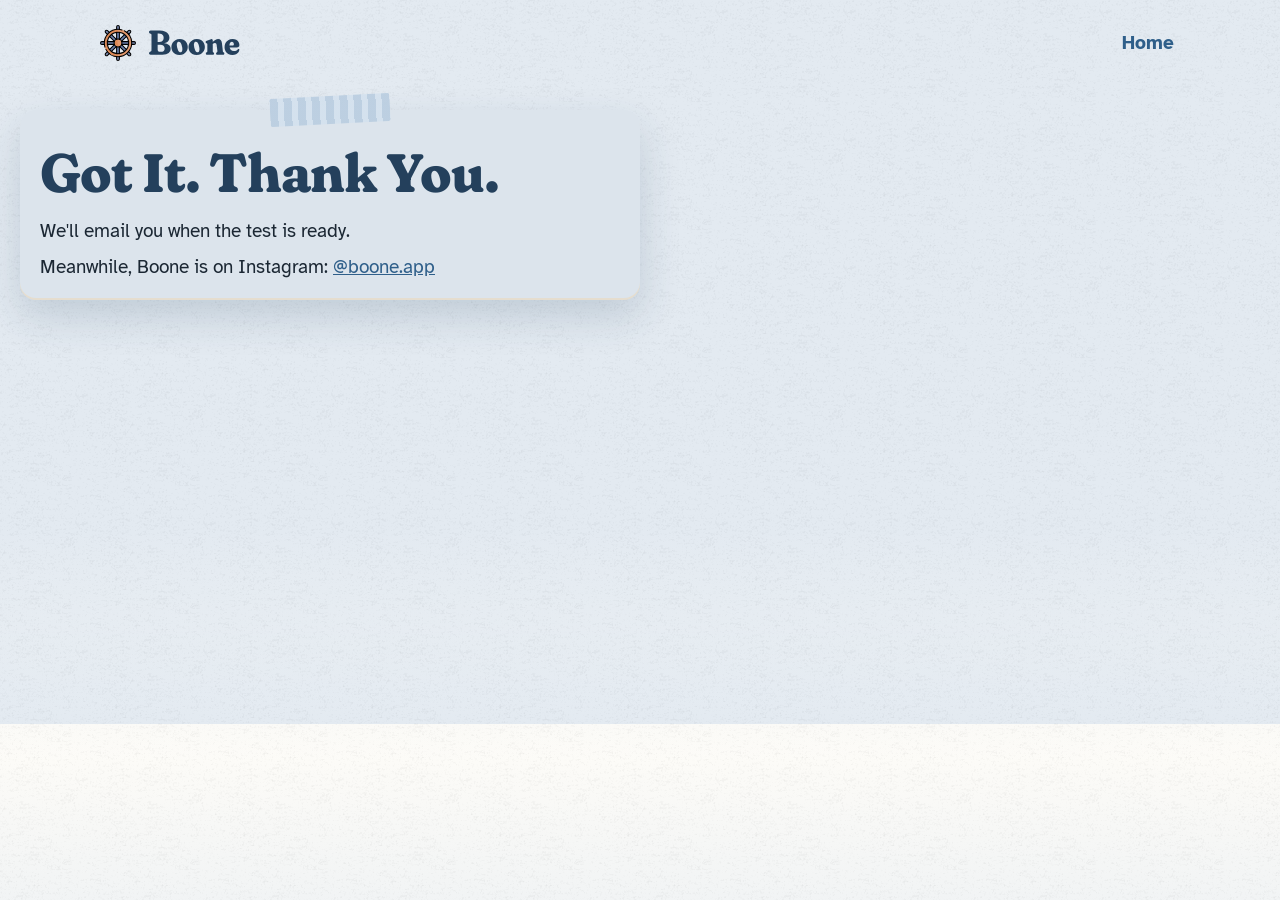
<file: sent.html>
<!doctype html>
<html lang="en">
<head>
<meta charset="utf-8">
<meta name="viewport" content="width=device-width, initial-scale=1">
<title>Thanks for helping test Boone</title>
<meta name="robots" content="noindex">
<link rel="icon" href="favicon.png">
<link rel="stylesheet" href="fonts.css?v=1791385613">
<link rel="stylesheet" href="site.css?v=1791385613">
<link rel="stylesheet" href="test.css?v=1791385613">
</head>
<body>
<!-- The thank-you page for tester sign-ups. -->
<header class="top">
  <a class="brand" href="/"><img src="img/ship-wheel.svg" alt="" width="36" height="36"><img class="wordmark" src="img/boone-wordmark.svg" alt="Boone" width="96" height="31"></a>
  <a class="top-link" href="/">Home</a>
</header>
<main class="test">
  <div class="paper ask thanks">
    <span class="tape"></span>
    <h1>Got It. Thank You.</h1>
    <p>We'll email you when the test is ready.</p>
    <p>Meanwhile, Boone is on Instagram: <a href="https://www.instagram.com/boone.app/">@boone.app</a></p>
  </div>
</main>
<script data-goatcounter="https://boone.goatcounter.com/count" async src="//gc.zgo.at/count.js"></script>
</body>
</html>
</file>
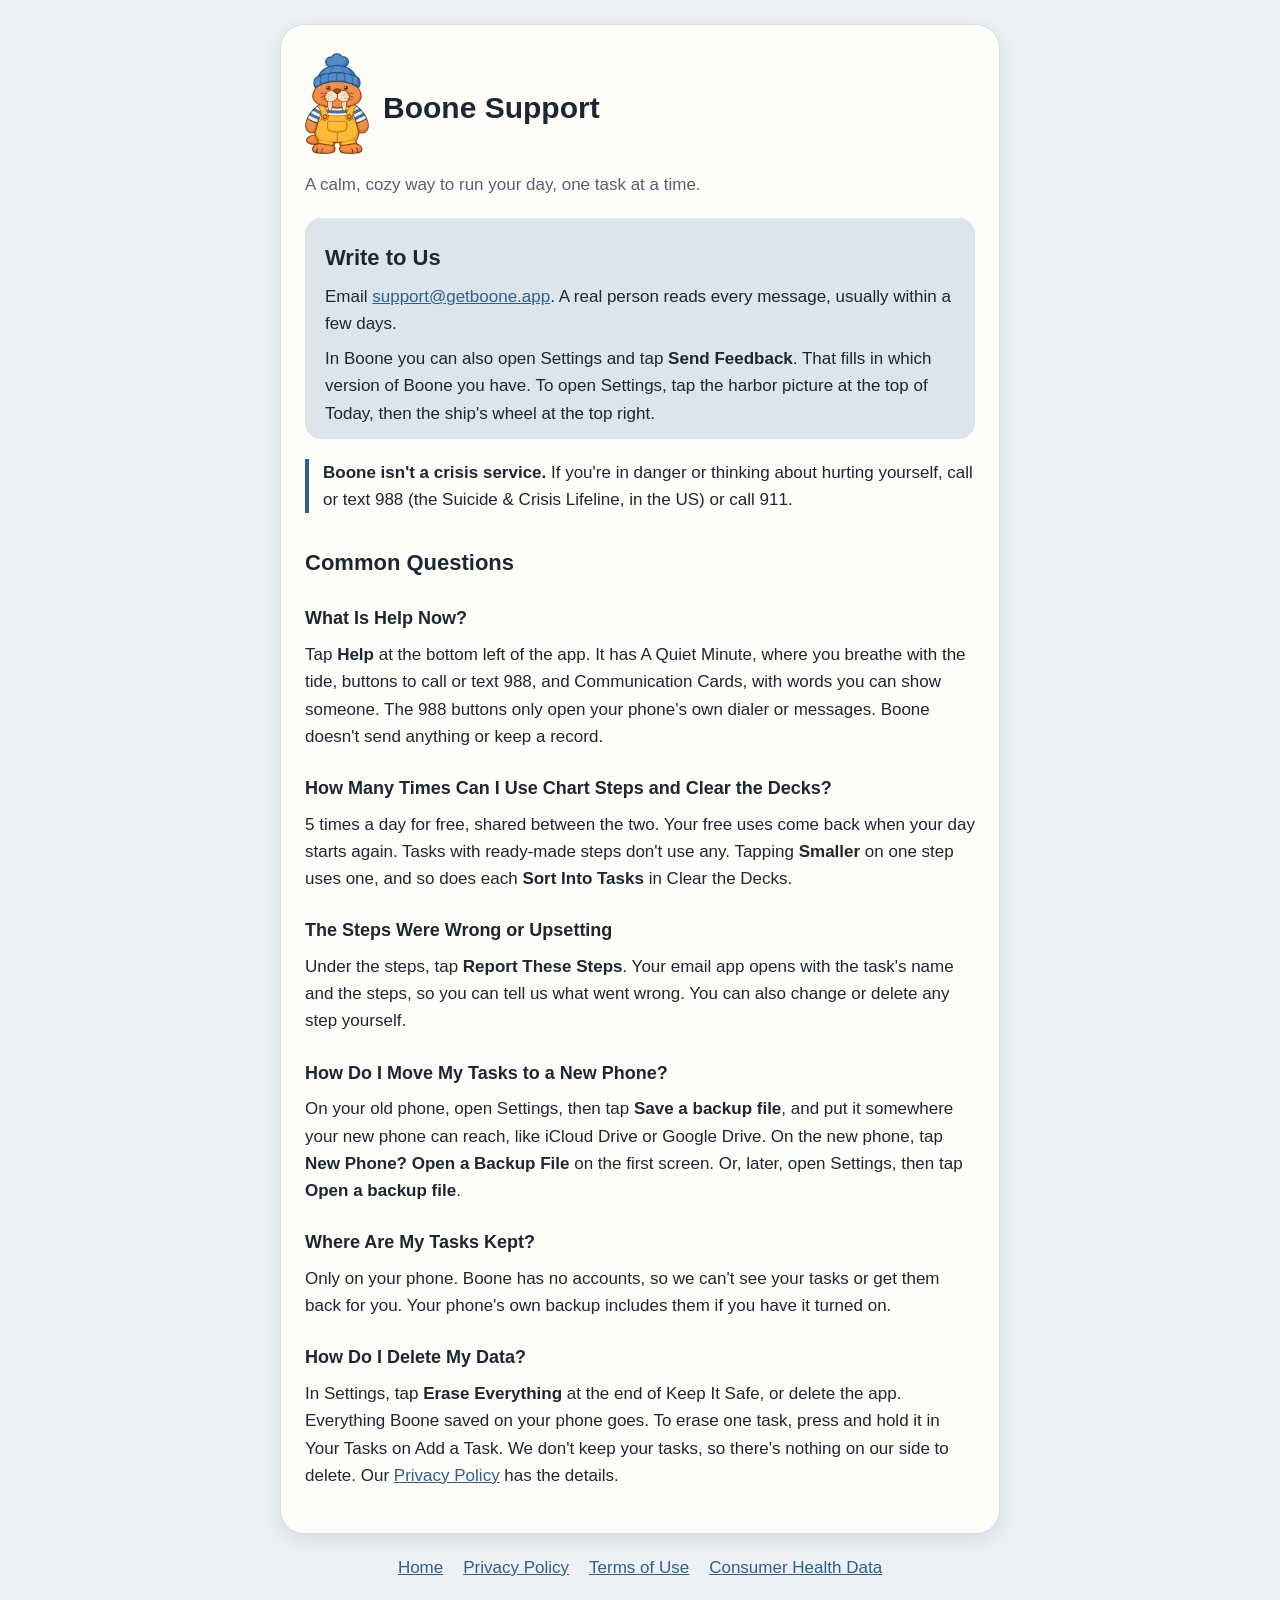
<file: support.html>
<!doctype html>
<html lang="en">
<head>
<meta charset="utf-8">
<meta name="viewport" content="width=device-width, initial-scale=1">
<title>Boone Support</title>
<meta name="description" content="Help with Boone, the visual to-do list app: Chart Steps, Clear the Decks, moving to a new phone, and how to reach us.">
<link rel="canonical" href="https://getboone.app/support.html">
<meta property="og:title" content="Boone Support">
<meta property="og:description" content="Help with Boone, the visual to-do list app: Chart Steps, Clear the Decks, moving to a new phone, and how to reach us.">
<meta property="og:image" content="https://getboone.app/img/share.png">
<meta property="og:url" content="https://getboone.app/support.html">
<meta name="twitter:card" content="summary_large_image">
<link rel="stylesheet" href="/pages.css">
</head>
<body>
<main>
<header><a href="/" aria-label="Boone home"><img src="/pages-boone.png" alt=""></a><h1>Boone Support</h1></header>
<p class="updated">A calm, cozy way to run your day, one task at a time.</p>

<div class="short">
<h2>Write to Us</h2>
<p>Email <a href="mailto:support@getboone.app">support@getboone.app</a>. A real person reads every message, usually within a few days.</p>
<p>In Boone you can also open Settings and tap <strong>Send Feedback</strong>. That fills in which version of Boone you have. To open Settings, tap the harbor picture at the top of Today, then the ship's wheel at the top right.</p>
</div>

<p class="crisis"><strong>Boone isn't a crisis service.</strong> If you're in danger or thinking about hurting yourself, call or text 988 (the Suicide &amp; Crisis Lifeline, in the US) or call 911.</p>

<h2>Common Questions</h2>

<h3>What Is Help Now?</h3>
<p>Tap <strong>Help</strong> at the bottom left of the app. It has A Quiet Minute, where you breathe with the tide, buttons to call or text 988, and Communication Cards, with words you can show someone. The 988 buttons only open your phone's own dialer or messages. Boone doesn't send anything or keep a record.</p>

<h3>How Many Times Can I Use Chart Steps and Clear the Decks?</h3>
<p>5 times a day for free, shared between the two. Your free uses come back when your day starts again. Tasks with ready-made steps don't use any. Tapping <strong>Smaller</strong> on one step uses one, and so does each <strong>Sort Into Tasks</strong> in Clear the Decks.</p>

<h3>The Steps Were Wrong or Upsetting</h3>
<p>Under the steps, tap <strong>Report These Steps</strong>. Your email app opens with the task's name and the steps, so you can tell us what went wrong. You can also change or delete any step yourself.</p>

<h3>How Do I Move My Tasks to a New Phone?</h3>
<p>On your old phone, open Settings, then tap <strong>Save a backup file</strong>, and put it somewhere your new phone can reach, like iCloud Drive or Google Drive. On the new phone, tap <strong>New Phone? Open a Backup File</strong> on the first screen. Or, later, open Settings, then tap <strong>Open a backup file</strong>.</p>

<h3>Where Are My Tasks Kept?</h3>
<p>Only on your phone. Boone has no accounts, so we can't see your tasks or get them back for you. Your phone's own backup includes them if you have it turned on.</p>

<h3>How Do I Delete My Data?</h3>
<p>In Settings, tap <strong>Erase Everything</strong> at the end of Keep It Safe, or delete the app. Everything Boone saved on your phone goes. To erase one task, press and hold it in Your Tasks on Add a Task. We don't keep your tasks, so there's nothing on our side to delete. Our <a href="/privacy.html">Privacy Policy</a> has the details.</p>

</main>
<nav><a href="/">Home</a><a href="/privacy.html">Privacy Policy</a><a href="/terms.html">Terms of Use</a><a href="/health-data.html">Consumer Health Data</a></nav>
<script data-goatcounter="https://boone.goatcounter.com/count" async src="//gc.zgo.at/count.js"></script>
</body>
</html>
</file>
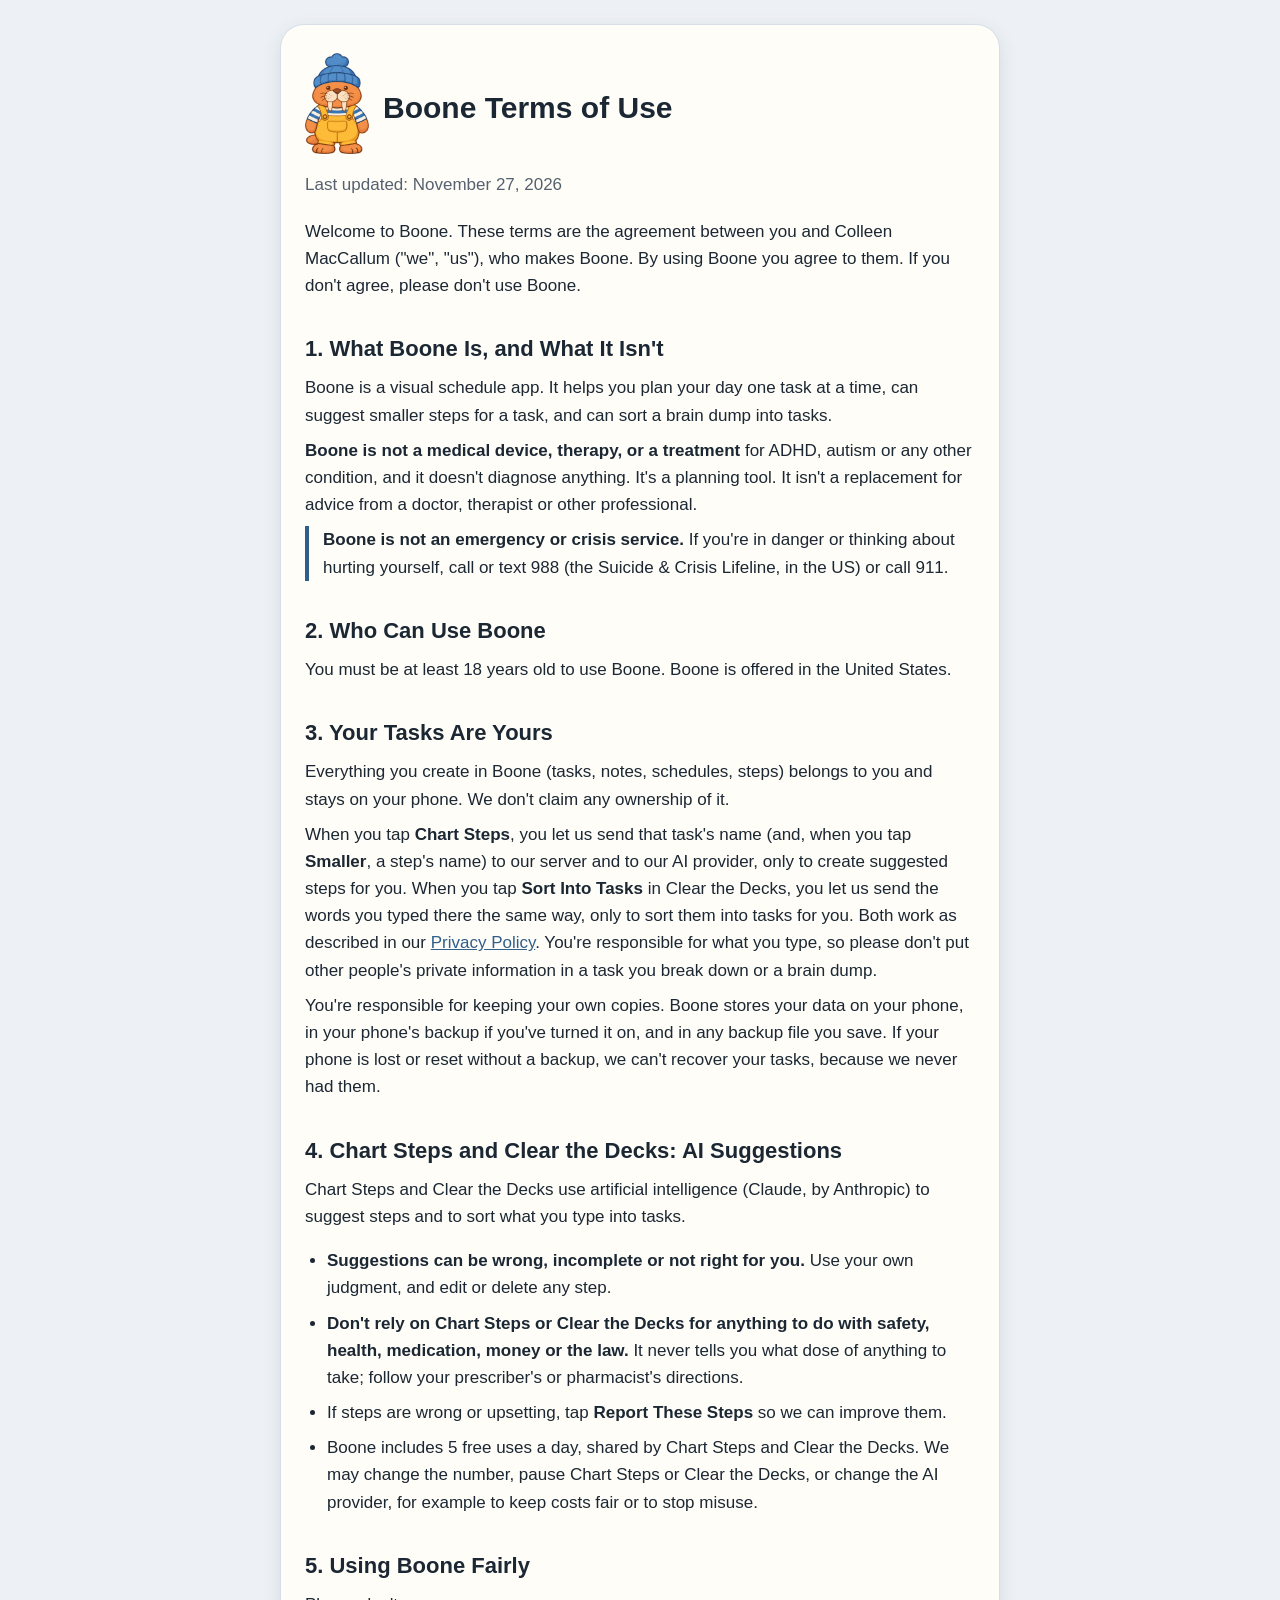
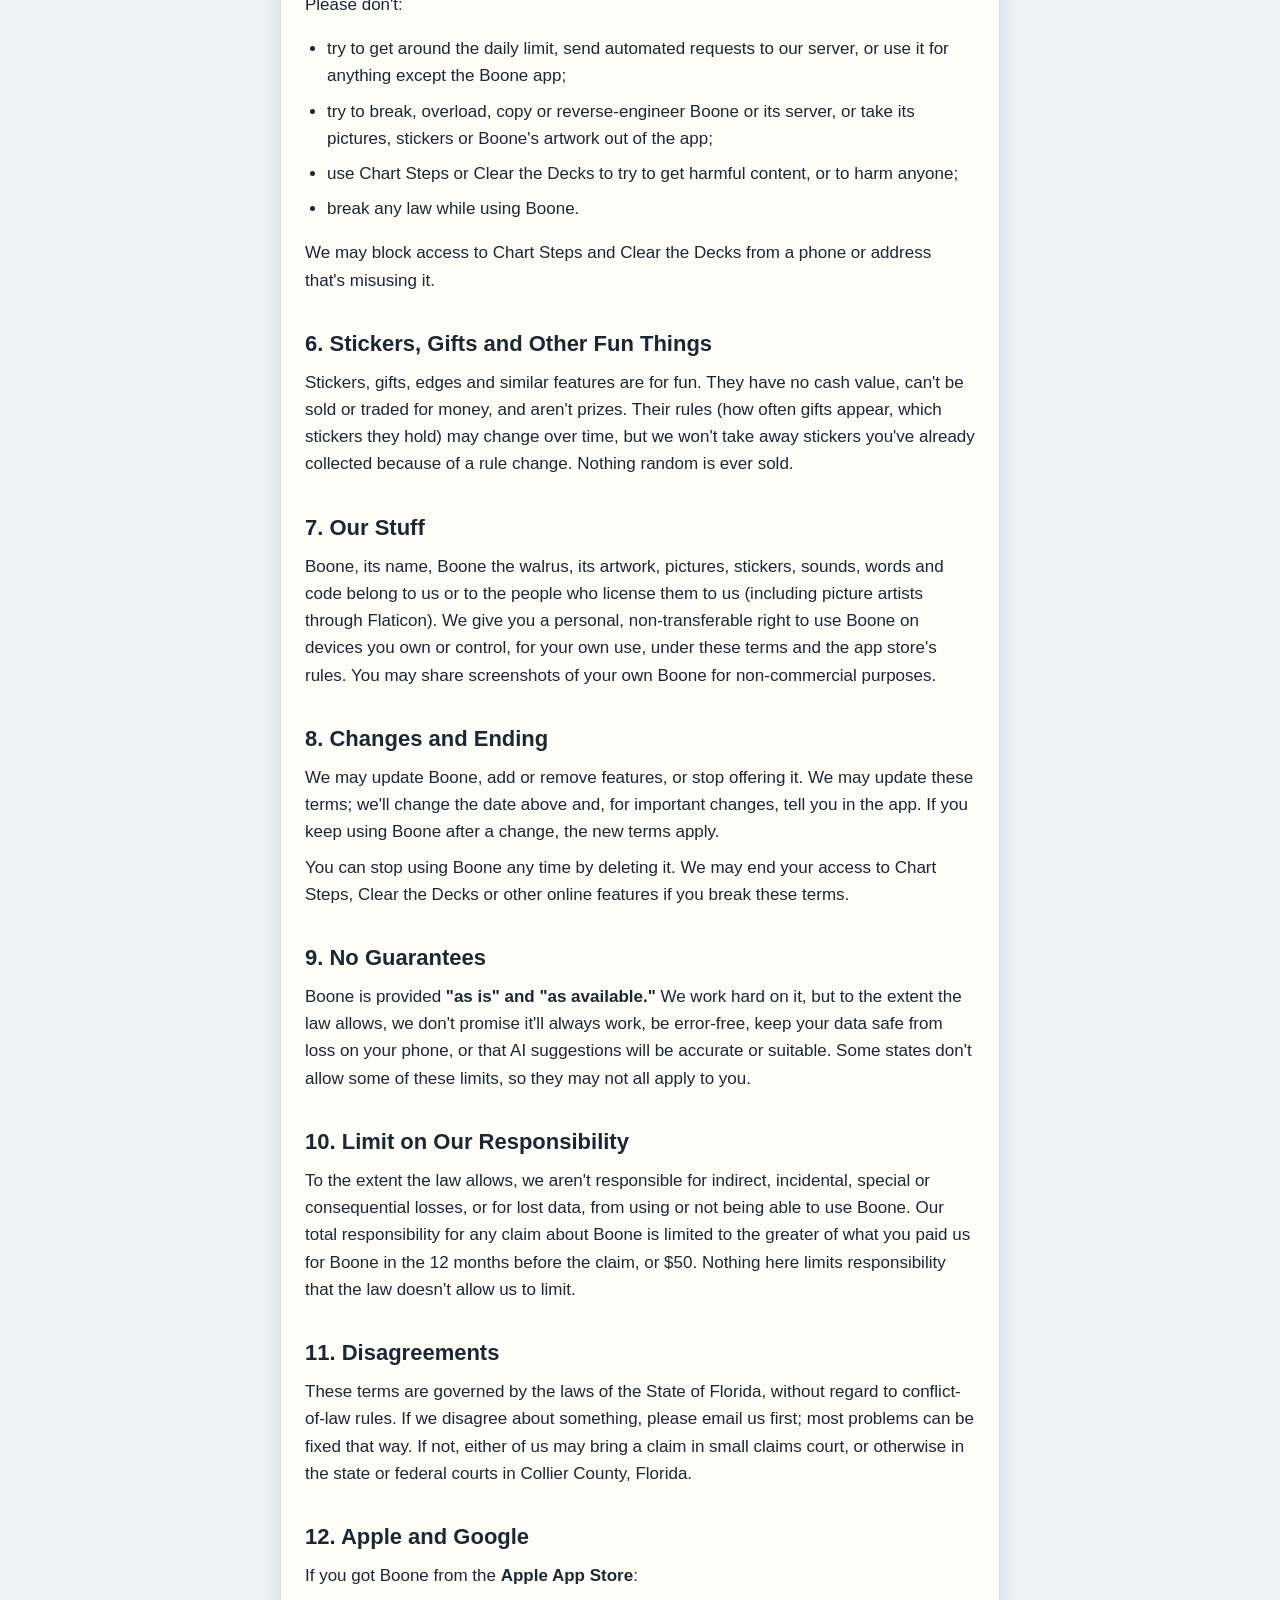
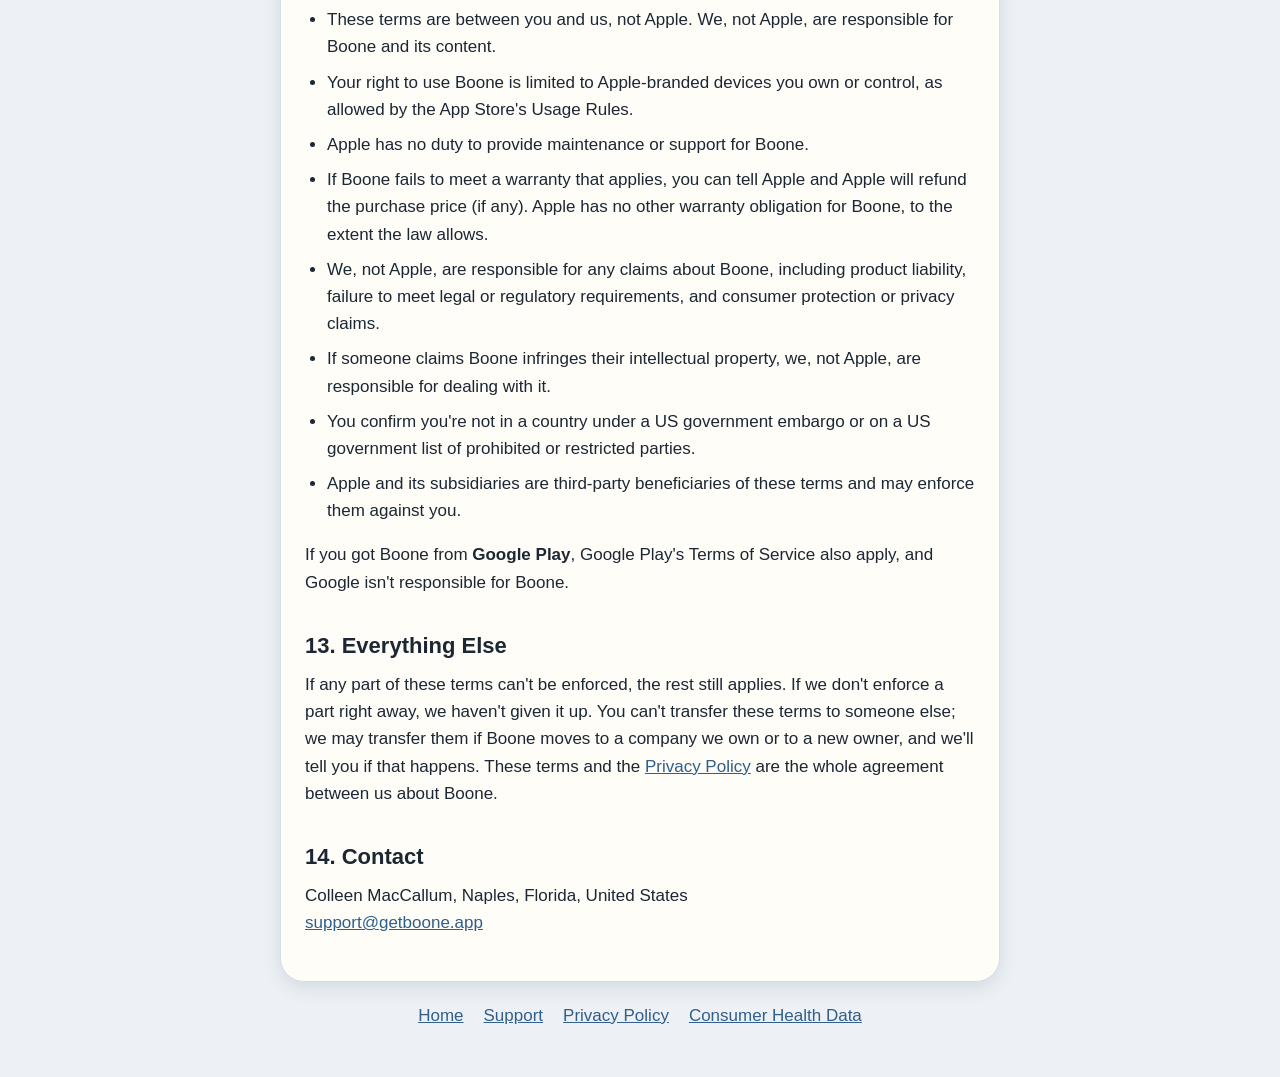
<file: terms.html>
<!doctype html>
<html lang="en">
<head>
<meta charset="utf-8">
<meta name="viewport" content="width=device-width, initial-scale=1">
<title>Boone Terms of Use</title>
<meta name="description" content="The terms for using Boone, the visual to-do list app.">
<link rel="canonical" href="https://getboone.app/terms.html">
<meta property="og:title" content="Boone Terms of Use">
<meta property="og:description" content="The terms for using Boone, the visual to-do list app.">
<meta property="og:image" content="https://getboone.app/img/share.png">
<meta property="og:url" content="https://getboone.app/terms.html">
<meta name="twitter:card" content="summary_large_image">
<link rel="stylesheet" href="/pages.css">
</head>
<body>
<main>
<header><a href="/" aria-label="Boone home"><img src="/pages-boone.png" alt=""></a><h1>Boone Terms of Use</h1></header>
<p class="updated">Last updated: November 27, 2026</p>

<p>Welcome to Boone. These terms are the agreement between you and Colleen MacCallum ("we", "us"), who makes Boone. By using Boone you agree to them. If you don't agree, please don't use Boone.</p>

<h2>1. What Boone Is, and What It Isn't</h2>
<p>Boone is a visual schedule app. It helps you plan your day one task at a time, can suggest smaller steps for a task, and can sort a brain dump into tasks.</p>
<p><strong>Boone is not a medical device, therapy, or a treatment</strong> for ADHD, autism or any other condition, and it doesn't diagnose anything. It's a planning tool. It isn't a replacement for advice from a doctor, therapist or other professional.</p>
<p class="crisis"><strong>Boone is not an emergency or crisis service.</strong> If you're in danger or thinking about hurting yourself, call or text 988 (the Suicide &amp; Crisis Lifeline, in the US) or call 911.</p>

<h2>2. Who Can Use Boone</h2>
<p>You must be at least 18 years old to use Boone. Boone is offered in the United States.</p>

<h2>3. Your Tasks Are Yours</h2>
<p>Everything you create in Boone (tasks, notes, schedules, steps) belongs to you and stays on your phone. We don't claim any ownership of it.</p>
<p>When you tap <strong>Chart Steps</strong>, you let us send that task's name (and, when you tap <strong>Smaller</strong>, a step's name) to our server and to our AI provider, only to create suggested steps for you. When you tap <strong>Sort Into Tasks</strong> in Clear the Decks, you let us send the words you typed there the same way, only to sort them into tasks for you. Both work as described in our <a href="/privacy.html">Privacy Policy</a>. You're responsible for what you type, so please don't put other people's private information in a task you break down or a brain dump.</p>
<p>You're responsible for keeping your own copies. Boone stores your data on your phone, in your phone's backup if you've turned it on, and in any backup file you save. If your phone is lost or reset without a backup, we can't recover your tasks, because we never had them.</p>

<h2>4. Chart Steps and Clear the Decks: AI Suggestions</h2>
<p>Chart Steps and Clear the Decks use artificial intelligence (Claude, by Anthropic) to suggest steps and to sort what you type into tasks.</p>
<ul>
<li><strong>Suggestions can be wrong, incomplete or not right for you.</strong> Use your own judgment, and edit or delete any step.</li>
<li><strong>Don't rely on Chart Steps or Clear the Decks for anything to do with safety, health, medication, money or the law.</strong> It never tells you what dose of anything to take; follow your prescriber's or pharmacist's directions.</li>
<li>If steps are wrong or upsetting, tap <strong>Report These Steps</strong> so we can improve them.</li>
<li>Boone includes 5 free uses a day, shared by Chart Steps and Clear the Decks. We may change the number, pause Chart Steps or Clear the Decks, or change the AI provider, for example to keep costs fair or to stop misuse.</li>
</ul>

<h2>5. Using Boone Fairly</h2>
<p>Please don't:</p>
<ul>
<li>try to get around the daily limit, send automated requests to our server, or use it for anything except the Boone app;</li>
<li>try to break, overload, copy or reverse-engineer Boone or its server, or take its pictures, stickers or Boone's artwork out of the app;</li>
<li>use Chart Steps or Clear the Decks to try to get harmful content, or to harm anyone;</li>
<li>break any law while using Boone.</li>
</ul>
<p>We may block access to Chart Steps and Clear the Decks from a phone or address that's misusing it.</p>

<h2>6. Stickers, Gifts and Other Fun Things</h2>
<p>Stickers, gifts, edges and similar features are for fun. They have no cash value, can't be sold or traded for money, and aren't prizes. Their rules (how often gifts appear, which stickers they hold) may change over time, but we won't take away stickers you've already collected because of a rule change. Nothing random is ever sold.</p>

<h2>7. Our Stuff</h2>
<p>Boone, its name, Boone the walrus, its artwork, pictures, stickers, sounds, words and code belong to us or to the people who license them to us (including picture artists through Flaticon). We give you a personal, non-transferable right to use Boone on devices you own or control, for your own use, under these terms and the app store's rules. You may share screenshots of your own Boone for non-commercial purposes.</p>

<h2>8. Changes and Ending</h2>
<p>We may update Boone, add or remove features, or stop offering it. We may update these terms; we'll change the date above and, for important changes, tell you in the app. If you keep using Boone after a change, the new terms apply.</p>
<p>You can stop using Boone any time by deleting it. We may end your access to Chart Steps, Clear the Decks or other online features if you break these terms.</p>

<h2>9. No Guarantees</h2>
<p>Boone is provided <strong>"as is" and "as available."</strong> We work hard on it, but to the extent the law allows, we don't promise it'll always work, be error-free, keep your data safe from loss on your phone, or that AI suggestions will be accurate or suitable. Some states don't allow some of these limits, so they may not all apply to you.</p>

<h2>10. Limit on Our Responsibility</h2>
<p>To the extent the law allows, we aren't responsible for indirect, incidental, special or consequential losses, or for lost data, from using or not being able to use Boone. Our total responsibility for any claim about Boone is limited to the greater of what you paid us for Boone in the 12 months before the claim, or $50. Nothing here limits responsibility that the law doesn't allow us to limit.</p>

<h2>11. Disagreements</h2>
<p>These terms are governed by the laws of the State of Florida, without regard to conflict-of-law rules. If we disagree about something, please email us first; most problems can be fixed that way. If not, either of us may bring a claim in small claims court, or otherwise in the state or federal courts in Collier County, Florida.</p>

<h2>12. Apple and Google</h2>
<p>If you got Boone from the <strong>Apple App Store</strong>:</p>
<ul>
<li>These terms are between you and us, not Apple. We, not Apple, are responsible for Boone and its content.</li>
<li>Your right to use Boone is limited to Apple-branded devices you own or control, as allowed by the App Store's Usage Rules.</li>
<li>Apple has no duty to provide maintenance or support for Boone.</li>
<li>If Boone fails to meet a warranty that applies, you can tell Apple and Apple will refund the purchase price (if any). Apple has no other warranty obligation for Boone, to the extent the law allows.</li>
<li>We, not Apple, are responsible for any claims about Boone, including product liability, failure to meet legal or regulatory requirements, and consumer protection or privacy claims.</li>
<li>If someone claims Boone infringes their intellectual property, we, not Apple, are responsible for dealing with it.</li>
<li>You confirm you're not in a country under a US government embargo or on a US government list of prohibited or restricted parties.</li>
<li>Apple and its subsidiaries are third-party beneficiaries of these terms and may enforce them against you.</li>
</ul>
<p>If you got Boone from <strong>Google Play</strong>, Google Play's Terms of Service also apply, and Google isn't responsible for Boone.</p>

<h2>13. Everything Else</h2>
<p>If any part of these terms can't be enforced, the rest still applies. If we don't enforce a part right away, we haven't given it up. You can't transfer these terms to someone else; we may transfer them if Boone moves to a company we own or to a new owner, and we'll tell you if that happens. These terms and the <a href="/privacy.html">Privacy Policy</a> are the whole agreement between us about Boone.</p>

<h2>14. Contact</h2>
<p>Colleen MacCallum, Naples, Florida, United States<br><a href="mailto:support@getboone.app">support@getboone.app</a></p>
</main>
<nav><a href="/">Home</a><a href="/support.html">Support</a><a href="/privacy.html">Privacy Policy</a><a href="/health-data.html">Consumer Health Data</a></nav>
<script data-goatcounter="https://boone.goatcounter.com/count" async src="//gc.zgo.at/count.js"></script>
</body>
</html>
</file>
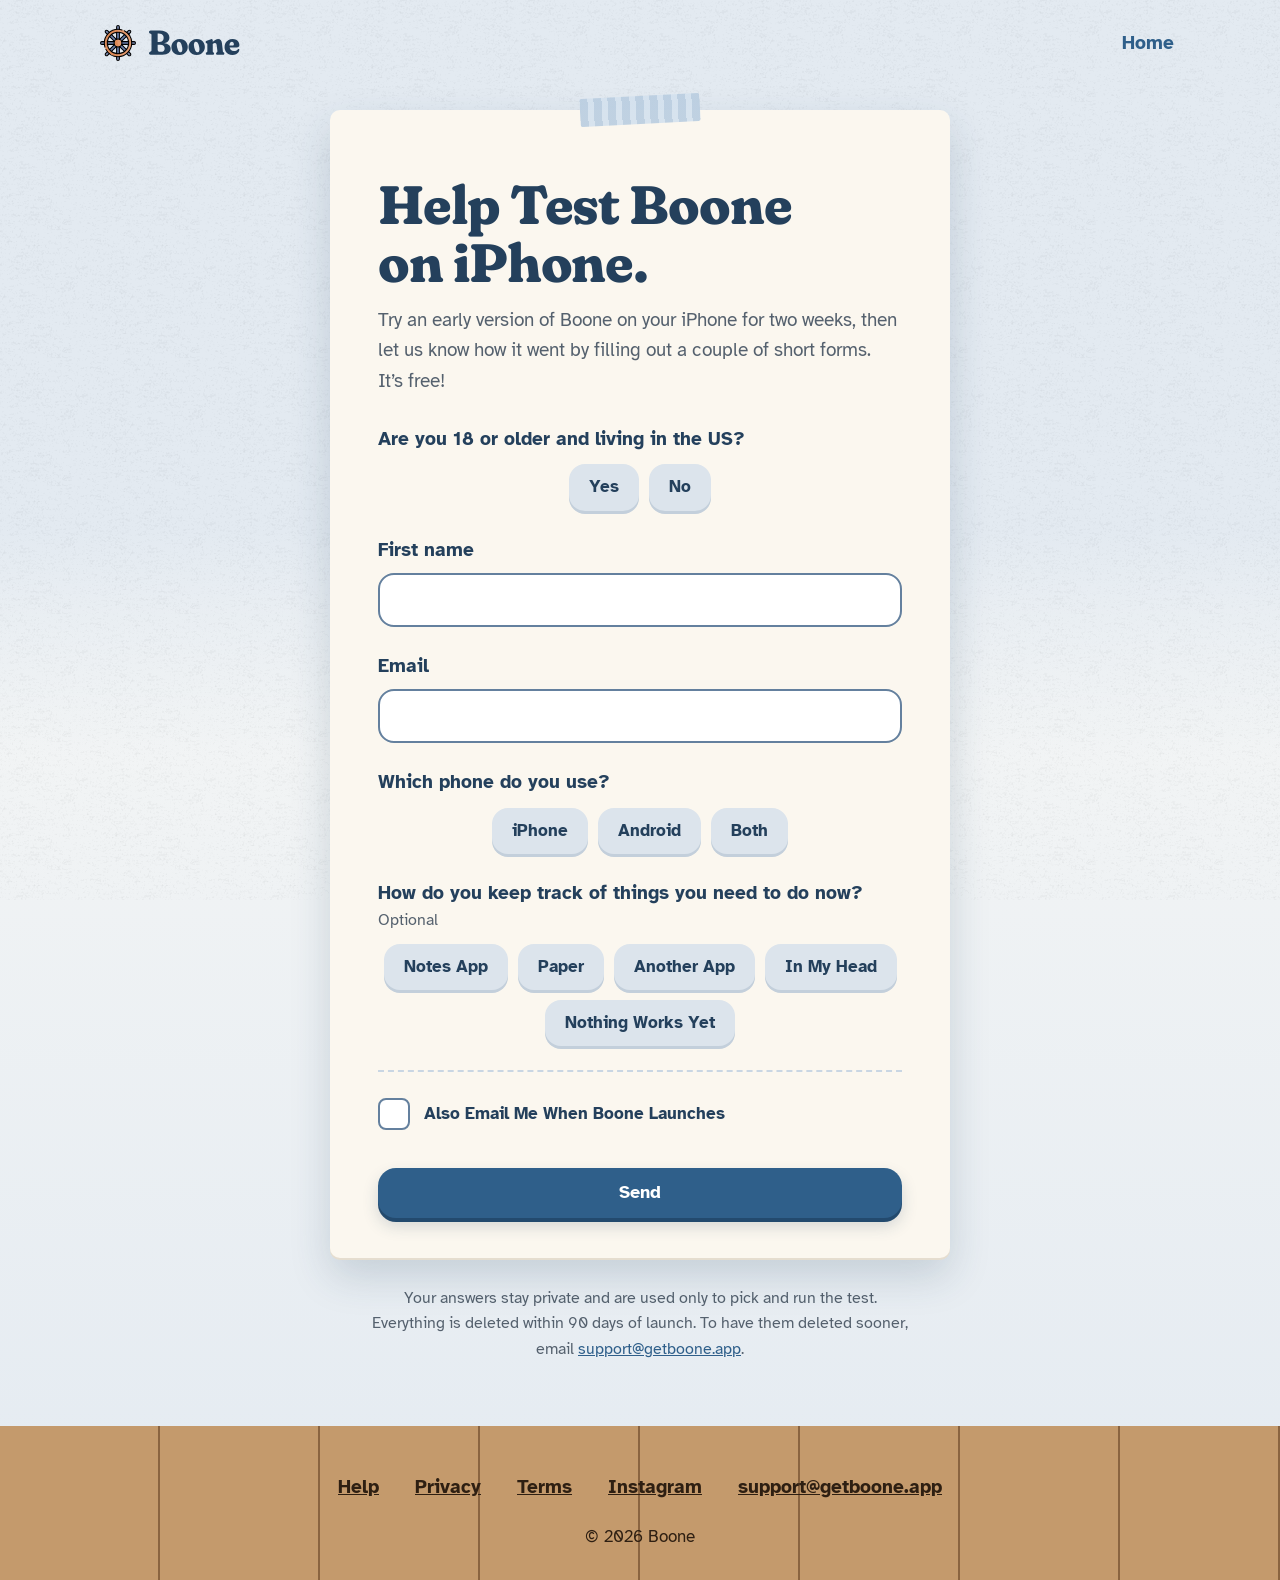
<file: test.html>
<!doctype html>
<html lang="en">
<head>
<meta charset="utf-8">
<meta name="viewport" content="width=device-width, initial-scale=1">
<title>Help test Boone</title>
<meta name="description" content="Try an early version of Boone on your iPhone for two weeks.">
<meta property="og:title" content="Help test Boone">
<meta property="og:description" content="Try an early version of Boone on your iPhone for two weeks.">
<meta property="og:image" content="https://getboone.app/img/share.png">
<meta property="og:image:width" content="1200">
<meta property="og:image:height" content="630">
<meta property="og:url" content="https://getboone.app/test.html">
<link rel="canonical" href="https://getboone.app/test.html">
<meta name="twitter:card" content="summary_large_image">
<meta name="twitter:title" content="Help test Boone">
<meta name="twitter:description" content="Try an early version of Boone on your iPhone for two weeks.">
<link rel="icon" href="favicon.png">
<link rel="stylesheet" href="fonts.css?v=1791385613">
<link rel="stylesheet" href="site.css?v=1792988539">
<link rel="stylesheet" href="test.css?v=1792988539">
</head>
<body>

<header class="top">
  <a class="brand" href="/"><img src="img/ship-wheel.svg" alt="" width="36" height="36"><img class="wordmark" src="img/boone-wordmark.svg" alt="Boone" width="96" height="31"></a>
  <a class="top-link" href="/">Home</a>
</header>

<main class="test">
  <div class="paper ask">
    <span class="tape"></span>
    <h1>Help Test Boone on iPhone.</h1>
    <p class="lead">Try an early version of Boone on your iPhone for two weeks, then let us know how it went by filling out a couple of short forms. It&rsquo;s free!</p>

    <form id="tester" method="post" action="https://submit.jotform.com/submit/262770562820054" target="jotform-frame" novalidate>
      <input type="hidden" name="formID" value="262770562820054">
      <input type="hidden" name="simple_spc" value="262770562820054-262770562820054">
      <input type="hidden" name="jsExecutionTracker" id="js-tracker" value="">
      <input type="hidden" name="submitSource" value="form">
      <input type="hidden" name="submitDate" id="submit-date" value="">
      <input type="hidden" name="buildDate" value="1791212105601">
      <input type="hidden" name="eventObserver" value="1">
      <input type="hidden" name="website" value="">
      <input type="hidden" name="q22_source" id="source" value="direct">

      <fieldset class="q" data-short="age and country">
        <legend>Are you 18 or older and living in the US?</legend>
        <div class="chips">
          <label><input type="radio" name="q3_q3_radio1" value="Yes" required><span>Yes</span></label>
          <label><input type="radio" name="q3_q3_radio1" value="No"><span>No</span></label>
        </div>
        <p class="gentle" id="not-yet" hidden>Thanks for wanting to help. This test is only open to adults in the US for now.</p>
      </fieldset>

      <div id="rest">
        <label class="q" data-short="first name">First name
          <input type="text" name="q4_q4_textbox2" autocomplete="given-name" required>
        </label>
        <label class="q" data-short="email">Email
          <input type="email" name="q5_q5_email3" autocomplete="email" inputmode="email" autocapitalize="off" spellcheck="false" required>
        </label>

        <fieldset class="q" data-short="phone">
          <legend>Which phone do you use?</legend>
          <div class="chips">
            <label><input type="radio" name="q6_q6_radio4" value="iPhone" required><span>iPhone</span></label>
            <label><input type="radio" name="q6_q6_radio4" value="Android"><span>Android</span></label>
            <label><input type="radio" name="q6_q6_radio4" value="Both"><span>Both</span></label>
          </div>
          <p class="gentle" id="android-note" hidden>iPhone comes first. Leave your details and we'll tell you when the Android test opens.</p>
        </fieldset>

        <fieldset class="q">
          <legend>How do you keep track of things you need to do now? <small>Optional</small></legend>
          <div class="chips">
            <label><input type="radio" name="q21_howDo" value="Notes App"><span>Notes App</span></label>
            <label><input type="radio" name="q21_howDo" value="Paper"><span>Paper</span></label>
            <label><input type="radio" name="q21_howDo" value="Another App"><span>Another App</span></label>
            <label><input type="radio" name="q21_howDo" value="In My Head"><span>In My Head</span></label>
            <label><input type="radio" name="q21_howDo" value="Nothing Works Yet"><span>Nothing Works Yet</span></label>
          </div>
        </fieldset>

        <div class="optin">
          <label><input type="checkbox" name="q17_q17_checkbox15[]" value="Yes"><span>Also Email Me When Boone Launches</span></label>
        </div>

        <p class="gentle" id="missing" role="alert" hidden></p>
        <p class="gentle" id="failed" role="alert" hidden>That didn't go through. Please try again, or email <a href="mailto:support@getboone.app">support@getboone.app</a>.</p>
        <button class="btn" type="submit" id="send" data-goatcounter-click="tap-tester-send">Send</button>
      </div>
    </form>

    <div class="thanks" id="thanks" hidden tabindex="-1">
      <h2>Got It. Thank You.</h2>
      <p>If you're picked, we'll email you a link from support@getboone.app. Open it on your iPhone, and Apple's free TestFlight app will set Boone up.</p>
      <p>Meanwhile, Boone is on Instagram: <a href="https://www.instagram.com/boone.app/">@boone.app</a></p>
    </div>
    <iframe name="jotform-frame" id="jotform-frame" title="Sending" hidden></iframe>
  </div>

  <p class="private">Your answers stay private and are used only to pick and run the test. Everything is deleted within 90 days of launch. To have them deleted sooner, email <a href="mailto:support@getboone.app">support@getboone.app</a>.</p>
</main>

<footer>
  <nav>
    <a href="/support.html">Help</a>
    <a href="/privacy.html">Privacy</a>
    <a href="/terms.html">Terms</a>
    <a href="https://www.instagram.com/boone.app/">Instagram</a>
    <a href="mailto:support@getboone.app">support@getboone.app</a>
  </nav>
  <p class="fine">&copy; 2026 Boone</p>
</footer>

<script src="test.js?v=1792988539"></script>
<script data-goatcounter="https://boone.goatcounter.com/count" async src="//gc.zgo.at/count.js"></script>
</body>
</html>
</file>
<file: fonts.css>
/* latin-ext */
@font-face {
  font-family: 'Atkinson Hyperlegible';
  font-style: normal;
  font-weight: 400;
  font-display: swap;
  src: url(fonts/0bded896e9.woff2) format('woff2');
  unicode-range: U+0100-02BA, U+02BD-02C5, U+02C7-02CC, U+02CE-02D7, U+02DD-02FF, U+0304, U+0308, U+0329, U+1D00-1DBF, U+1E00-1E9F, U+1EF2-1EFF, U+2020, U+20A0-20AB, U+20AD-20C0, U+2113, U+2C60-2C7F, U+A720-A7FF;
}
/* latin */
@font-face {
  font-family: 'Atkinson Hyperlegible';
  font-style: normal;
  font-weight: 400;
  font-display: swap;
  src: url(fonts/7b114e24f7.woff2) format('woff2');
  unicode-range: U+0000-00FF, U+0131, U+0152-0153, U+02BB-02BC, U+02C6, U+02DA, U+02DC, U+0304, U+0308, U+0329, U+2000-206F, U+20AC, U+2122, U+2191, U+2193, U+2212, U+2215, U+FEFF, U+FFFD;
}
/* latin-ext */
@font-face {
  font-family: 'Atkinson Hyperlegible';
  font-style: normal;
  font-weight: 700;
  font-display: swap;
  src: url(fonts/7365ab1d97.woff2) format('woff2');
  unicode-range: U+0100-02BA, U+02BD-02C5, U+02C7-02CC, U+02CE-02D7, U+02DD-02FF, U+0304, U+0308, U+0329, U+1D00-1DBF, U+1E00-1E9F, U+1EF2-1EFF, U+2020, U+20A0-20AB, U+20AD-20C0, U+2113, U+2C60-2C7F, U+A720-A7FF;
}
/* latin */
@font-face {
  font-family: 'Atkinson Hyperlegible';
  font-style: normal;
  font-weight: 700;
  font-display: swap;
  src: url(fonts/d2234a4e72.woff2) format('woff2');
  unicode-range: U+0000-00FF, U+0131, U+0152-0153, U+02BB-02BC, U+02C6, U+02DA, U+02DC, U+0304, U+0308, U+0329, U+2000-206F, U+20AC, U+2122, U+2191, U+2193, U+2212, U+2215, U+FEFF, U+FFFD;
}
/* latin-ext */
@font-face {
  font-family: 'Courier Prime';
  font-style: normal;
  font-weight: 700;
  font-display: swap;
  src: url(fonts/4cfddb8496.woff2) format('woff2');
  unicode-range: U+0100-02BA, U+02BD-02C5, U+02C7-02CC, U+02CE-02D7, U+02DD-02FF, U+0304, U+0308, U+0329, U+1D00-1DBF, U+1E00-1E9F, U+1EF2-1EFF, U+2020, U+20A0-20AB, U+20AD-20C0, U+2113, U+2C60-2C7F, U+A720-A7FF;
}
/* latin */
@font-face {
  font-family: 'Courier Prime';
  font-style: normal;
  font-weight: 700;
  font-display: swap;
  src: url(fonts/8844b89194.woff2) format('woff2');
  unicode-range: U+0000-00FF, U+0131, U+0152-0153, U+02BB-02BC, U+02C6, U+02DA, U+02DC, U+0304, U+0308, U+0329, U+2000-206F, U+20AC, U+2122, U+2191, U+2193, U+2212, U+2215, U+FEFF, U+FFFD;
}
/* vietnamese */
@font-face {
  font-family: 'Fraunces';
  font-style: italic;
  font-weight: 400 700;
  font-display: swap;
  src: url(fonts/22374ef49d.woff2) format('woff2');
  unicode-range: U+0102-0103, U+0110-0111, U+0128-0129, U+0168-0169, U+01A0-01A1, U+01AF-01B0, U+0300-0301, U+0303-0304, U+0308-0309, U+0323, U+0329, U+1EA0-1EF9, U+20AB;
}
/* latin-ext */
@font-face {
  font-family: 'Fraunces';
  font-style: italic;
  font-weight: 400 700;
  font-display: swap;
  src: url(fonts/4bb8d3c928.woff2) format('woff2');
  unicode-range: U+0100-02BA, U+02BD-02C5, U+02C7-02CC, U+02CE-02D7, U+02DD-02FF, U+0304, U+0308, U+0329, U+1D00-1DBF, U+1E00-1E9F, U+1EF2-1EFF, U+2020, U+20A0-20AB, U+20AD-20C0, U+2113, U+2C60-2C7F, U+A720-A7FF;
}
/* latin */
@font-face {
  font-family: 'Fraunces';
  font-style: italic;
  font-weight: 400 700;
  font-display: swap;
  src: url(fonts/193ed39c50.woff2) format('woff2');
  unicode-range: U+0000-00FF, U+0131, U+0152-0153, U+02BB-02BC, U+02C6, U+02DA, U+02DC, U+0304, U+0308, U+0329, U+2000-206F, U+20AC, U+2122, U+2191, U+2193, U+2212, U+2215, U+FEFF, U+FFFD;
}
/* vietnamese */
@font-face {
  font-family: 'Fraunces';
  font-style: normal;
  font-weight: 400 800;
  font-display: swap;
  src: url(fonts/021a8ea752.woff2) format('woff2');
  unicode-range: U+0102-0103, U+0110-0111, U+0128-0129, U+0168-0169, U+01A0-01A1, U+01AF-01B0, U+0300-0301, U+0303-0304, U+0308-0309, U+0323, U+0329, U+1EA0-1EF9, U+20AB;
}
/* latin-ext */
@font-face {
  font-family: 'Fraunces';
  font-style: normal;
  font-weight: 400 800;
  font-display: swap;
  src: url(fonts/a5034c1f7c.woff2) format('woff2');
  unicode-range: U+0100-02BA, U+02BD-02C5, U+02C7-02CC, U+02CE-02D7, U+02DD-02FF, U+0304, U+0308, U+0329, U+1D00-1DBF, U+1E00-1E9F, U+1EF2-1EFF, U+2020, U+20A0-20AB, U+20AD-20C0, U+2113, U+2C60-2C7F, U+A720-A7FF;
}
/* latin */
@font-face {
  font-family: 'Fraunces';
  font-style: normal;
  font-weight: 400 800;
  font-display: swap;
  src: url(fonts/cbb60ac8e0.woff2) format('woff2');
  unicode-range: U+0000-00FF, U+0131, U+0152-0153, U+02BB-02BC, U+02C6, U+02DA, U+02DC, U+0304, U+0308, U+0329, U+2000-206F, U+20AC, U+2122, U+2191, U+2193, U+2212, U+2215, U+FEFF, U+FFFD;
}
</file>
<file: site.css>
/* Boone's landing page: Harbor blues, warm paper, tape and sticker edges, like the app and @boone.app. */
:root {
  --sky: #e3eaf1; --sky-deep: #cfdbe6; --paper: #fffdf8; --sand: #efe8dc; --wood: #c49a6c; --wood-dark: #8a6440;
  --ink: #1b2733; --navy: #24405c; --muted: #55616e; --blue: #2f5f8a; --lip: #234a6e;
  --soft: #dce4ec; --soft-lip: #c3cfdb; --tape: #b9cde0; --yellow: #f1b33c; --edge: #d6dee7;
  --serif: 'Fraunces', Georgia, serif; --sans: 'Atkinson Hyperlegible', -apple-system, 'Segoe UI', Roboto, sans-serif;
  --mono: 'Courier Prime', 'Courier New', monospace;
}
* { box-sizing: border-box; }
html { scroll-behavior: smooth; }
html, body { overflow-x: clip; }
body {
  margin: 0; color: var(--ink); font: 19px/1.6 var(--sans);
  background: var(--paper);
}
img { max-width: 100%; height: auto; }
a { color: var(--blue); }
h1, h2 { font-family: var(--serif); color: var(--navy); font-weight: 750; letter-spacing: -0.02em; margin: 0; }
h1 { font-size: clamp(34px, 4.6vw, 54px); line-height: 1.06; margin: 14px 0 14px; }
h2 { font-size: clamp(32px, 4.4vw, 46px); line-height: 1.08; margin-bottom: 10px; }
.sub { font-family: var(--serif); font-style: italic; font-size: 22px; color: var(--navy); margin: 0 0 14px; }
.btn {
  display: inline-block; padding: 14px 26px; border: 0; border-radius: 18px; cursor: pointer;
  background: var(--blue); color: #fff; font: 700 18px/1.2 var(--sans); text-decoration: none;
  box-shadow: 0 4px 0 var(--lip), 0 8px 16px rgba(36, 64, 92, 0.18); transition: transform .12s, box-shadow .12s;
}
.btn:active { transform: translateY(3px); box-shadow: 0 1px 0 var(--lip), 0 3px 8px rgba(36, 64, 92, 0.18); }
.btn.soft { background: var(--soft); color: var(--navy); box-shadow: 0 4px 0 var(--soft-lip), 0 8px 16px rgba(36, 64, 92, 0.12); }
.btn:disabled { opacity: .5; cursor: default; }
a:focus-visible, button:focus-visible, input:focus-visible { outline: 3px solid var(--navy); outline-offset: 3px; box-shadow: 0 0 0 6px var(--yellow); }
.sr { position: absolute; left: -9999px; }

/* Top */
.top { max-width: 1120px; margin: 0 auto; padding: 18px 20px; display: flex; justify-content: space-between; align-items: center; }
.brand { display: flex; align-items: center; gap: 10px; font: 750 26px var(--serif); color: var(--navy); text-decoration: none; }
.top-link { font-weight: 700; text-decoration: none; display: inline-block; padding: 10px 6px; }

/* Hero */
.hero {
  max-width: 1120px; margin: 0 auto 24px; padding: 40px 20px 56px; display: grid; grid-template-columns: 1.1fr 0.9fr; gap: 48px; align-items: center;
}
body > .hero { position: relative; }
body::before {
  content: ''; position: absolute; inset: 0 0 auto 0; height: 760px; z-index: -1;
  background: linear-gradient(var(--sky), var(--sky) 70%, transparent);
}
.actions { display: flex; flex-wrap: wrap; gap: 14px; margin-top: 22px; }

/* Cards */
.card {
  position: relative; background: var(--paper); border-radius: 24px;
  border: 1px solid var(--edge); box-shadow: 0 2px 0 #e7e1d6, 0 14px 30px rgba(36, 64, 92, 0.16);
  display: flex; flex-direction: column; align-items: center; justify-content: center; text-align: center;
  font: 700 26px/1.2 var(--sans); color: var(--ink);
}
.card img { filter: drop-shadow(0 0 0 #fff) drop-shadow(3px 0 0 #fff) drop-shadow(-3px 0 0 #fff) drop-shadow(0 3px 0 #fff) drop-shadow(0 -3px 0 #fff) drop-shadow(0 4px 6px rgba(36, 64, 92, .25)); }
.tape {
  position: absolute; top: -14px; left: 50%; width: 92px; height: 28px; transform: translateX(-50%) rotate(-3deg);
  background: repeating-linear-gradient(90deg, var(--tape) 0 8px, #d3e1ee 8px 14px); opacity: .9; border-radius: 2px;
}

/* Demo stack */
.demo { display: flex; flex-direction: column; align-items: center; }
.stack { position: relative; width: min(340px, 86vw); height: 380px; }
.stack .card.big { position: absolute; inset: 0; z-index: 3; gap: 18px; transition: transform .38s cubic-bezier(.5, 0, .7, .4), opacity .38s; }
.stack .card.big img { width: 150px; height: 150px; object-fit: contain; }
.stack .under { position: absolute; left: 12px; right: 12px; bottom: -10px; height: 60px; border-radius: 24px; background: var(--paper); border: 1px solid var(--edge); z-index: 2; }
.stack .under.two { left: 24px; right: 24px; bottom: -20px; z-index: 1; }
.stack .card.done { transform: translate(140%, -10%) rotate(18deg); opacity: 0; }
.stack .card.later { transform: translateY(40px) scale(.92); opacity: 0; }
.stack .card.end img { width: 120px; height: auto; filter: none; }
.link { background: none; border: 0; color: var(--blue); font: 700 18px var(--sans); text-decoration: underline; cursor: pointer; }
.demo-buttons { position: relative; display: grid; grid-template-columns: 1fr 1fr; gap: 14px; width: min(340px, 86vw); margin-top: 40px; }
.demo-buttons .btn { padding: 16px 0; }
.hint { color: var(--muted); margin: 14px 0 0; font-size: 17px; }
/* How many cards are left, as a small soft tag under the buttons (Colleen, 2026-10-05). */
#left { display: inline-block; min-height: 34px; box-sizing: border-box; margin-top: 18px; padding: 6px 16px; border-radius: 999px; background: var(--soft); font-size: 15px; letter-spacing: .02em; }
#left:empty { visibility: hidden; padding: 6px 0; }

/* Dock */
.dock { background: var(--sand); padding: 72px 20px; display: grid; grid-template-columns: minmax(0, 460px) minmax(0, 480px); gap: 56px; justify-content: center; align-items: center; transition: background .4s; }
.dock.night { background: #1d2a3d; }
.dock.night h2, .dock.night .sub, .dock.night p { color: #eef2f6; }
.scene { position: relative; margin: 0; }
.scene img { display: block; width: 100%; aspect-ratio: 4 / 5; object-fit: cover; object-position: bottom; height: auto; border-radius: 24px; border: 8px solid var(--paper); box-shadow: 0 16px 34px rgba(36, 64, 92, .25); transform: rotate(-1.5deg); }
.note {
  position: absolute; top: 28px; right: -18px; background: var(--paper); padding: 16px 20px 14px; border-radius: 24px;
  box-shadow: 0 2px 0 #e7e1d6, 0 14px 30px rgba(36, 64, 92, .16); display: flex; flex-direction: column; gap: 2px; isolation: isolate;
}
/* The same faint still grain and short tape strip as the notes on Boone's dock in the app. */
.note::before { content: ''; position: absolute; inset: 0; border-radius: inherit; background: url(img/grain.png); opacity: .07; z-index: -1; pointer-events: none; }
.note::after {
  content: ''; position: absolute; top: -11px; left: 24px; width: 44px; height: 16px; transform: rotate(-6deg);
  background: repeating-linear-gradient(90deg, #c9dbec 0 7px, #a9c4de 7px 14px); opacity: .8; border-radius: 2px;
}
.note b { font: 700 19px/1.2 var(--sans); color: var(--navy); }
.note i { font: 400 15px/1.4 var(--sans); font-style: normal; color: var(--muted); }

/* Chart Steps */
.breakdown, .feature, .live-dock { max-width: 1120px; margin: 0 auto; padding: 88px 20px; }
.section-words { max-width: 560px; }
.breakdown .section-words { text-align: center; margin: 0 auto 48px; }
.split { display: flex; align-items: center; justify-content: center; gap: 28px; }
.split .card.big { width: 250px; height: 280px; gap: 14px; font-size: 24px; }
.split .card.big img { width: 120px; }
.arrow { width: 90px; color: var(--blue); flex: none; }
.steps { display: flex; flex-direction: column; gap: 16px; }
.card.small { flex-direction: row; justify-content: flex-start; gap: 14px; padding: 12px 22px 12px 14px; font-size: 19px; border-radius: 18px; width: 320px; text-align: left; }
.card.small img { width: 52px; height: 52px; }
.breakdown { background: linear-gradient(var(--paper), #f3efe6 30%, #f3efe6 70%, var(--paper)); max-width: none; }
.breakdown > * { max-width: 1120px; margin-left: auto; margin-right: auto; }
.buoy-btn { position: absolute; top: 8px; right: 8px; width: 68px; height: 68px; padding: 6px; border: 0; background: none; border-radius: 50%; cursor: pointer; }
.buoy-btn .buoy { width: 100%; height: 100%; display: block; transition: transform .3s; }
.buoy-btn:hover .buoy { transform: rotate(45deg); }
.buoy-btn.nudge .buoy { animation: nudge 4s ease-in-out infinite; }
@keyframes nudge { 0%, 80%, 100% { transform: rotate(0); } 84% { transform: rotate(-14deg); } 88% { transform: rotate(12deg); } 92% { transform: rotate(-8deg); } 96% { transform: rotate(4deg); } }
.js .steps .card, .js .split .arrow { transition: transform .5s cubic-bezier(.2, .9, .3, 1.15), opacity .35s; }
.js .steps .card:nth-child(2) { transition-delay: .12s; }
.js .steps .card:nth-child(3) { transition-delay: .24s; }
.split.folded .steps .card { opacity: 0; transform: translateX(-180px) rotate(-6deg) scale(.6); transition-delay: 0s; }
.split.folded .arrow { opacity: 0; transform: scale(.4); }
.js .split .card.big { transition: transform .5s cubic-bezier(.2, .9, .3, 1.1); }
.split.folded .card.big { transform: translateX(233px); }
.split .card.big { z-index: 2; }
.split.folded .steps { pointer-events: none; }
.bd-more { max-width: 640px !important; margin-top: 52px; }
.bd-more p { margin: 0 0 14px; }
.bd-more b { color: var(--navy); }
.fine-print { font-size: 17px; color: var(--muted); }

/* Hard days, the Binder, the live dock and the promises: real app screens in a phone frame. */
.parcel { width: 64px; flex: none; display: block; transform-origin: 50% 90%; }
.parcel.nudge { animation: nudge 3.5s ease-in-out infinite; }
.feature { display: grid; grid-template-columns: minmax(0, 300px) minmax(0, 520px); gap: 64px; justify-content: center; align-items: center; }
.feature.binder { grid-template-columns: minmax(0, 520px) minmax(0, 300px); }
.feature.binder .phone { order: 2; }
.feature p { margin: 0 0 14px; }
.phone { margin: 0; text-align: center; }
.phone img { display: block; width: 100%; height: auto; border-radius: 30px; border: 8px solid var(--ink); box-shadow: 0 16px 34px rgba(36, 64, 92, .25); background: var(--ink); }
.phone figcaption { font: 700 17px var(--sans); color: var(--navy); margin-top: 12px; }
.feature .phone { max-width: 300px; transform: rotate(-1.5deg); }
.feature.binder .phone { transform: rotate(1.5deg); }
.edges { list-style: none; padding: 0; margin: 18px 0 18px; display: flex; gap: 12px; flex-wrap: wrap; }
.edges li { flex: 1 1 0; min-width: 96px; background: var(--paper); border-radius: 14px; padding: 12px 10px; text-align: center; font-size: 16px; color: var(--muted); border: 4px solid; }
.edges b { display: block; font: 750 20px var(--serif); color: var(--navy); }
.edges .silver { border-color: #A9B3BD; }
.edges .gold { border-color: #D8A93A; }
.edges .holo { border-image: linear-gradient(120deg, #F7B8D2, #B9D8F7, #BFF0D4, #F7E7A8, #D6C2F5) 1; border-radius: 0; }
.present { display: flex; align-items: center; gap: 16px; background: var(--soft); border-radius: 18px; padding: 14px 18px; margin: 8px 0 18px; }
.present p { margin: 0; }
.present b { color: var(--navy); }
.live-dock { text-align: center; }
.live-dock .section-words { margin: 0 auto 40px; }
.shots { display: grid; grid-template-columns: repeat(3, minmax(0, 240px)); gap: 32px; justify-content: center; }
.shots .phone:nth-child(1) { transform: rotate(-2deg); }
.shots .phone:nth-child(3) { transform: rotate(2deg); }
.live-dock .fine-print { max-width: 560px; margin: 36px auto 0; }
.trust { max-width: 760px; margin: 0 auto; padding: 24px 20px 0; text-align: center; }
.trust .chips { justify-content: center; margin: 0 0 28px; }
.trust .promise { padding-bottom: 12px; }
@media (max-width: 860px) {
  .feature, .feature.binder { grid-template-columns: 1fr; gap: 36px; }
  .feature .phone { margin: 0 auto; max-width: 260px; }
  .feature.binder .phone { order: 0; }
  .feature .chips { justify-content: center; }
  .present { text-align: left; }
  .shots { grid-template-columns: repeat(3, minmax(0, 1fr)); gap: 12px; }
  .shots .phone img { border-width: 4px; border-radius: 16px; }
  .shots .phone figcaption { font-size: 15px; }
}

/* Crew */
.crew { padding: 96px 20px 80px; background: linear-gradient(var(--paper), var(--sky)); }
.paper {
  position: relative; max-width: 640px; margin: 0 auto; padding: 48px 48px 40px; background: #fbf7ef;
  border-radius: 10px; box-shadow: 0 2px 0 #e5ddcf, 0 18px 40px rgba(36, 64, 92, .18);
}
.paper .tape { width: 120px; }
.crew-boone { position: absolute; right: -150px; bottom: -20px; width: 150px; }
.paper h2 { margin-top: 14px; }
.paper hr { border: 0; border-top: 2px dashed var(--soft-lip); margin: 32px 0 20px; }
.form-label { margin: 0 auto 16px; color: var(--muted); max-width: 30em; }
.signup { display: flex; flex-wrap: wrap; justify-content: center; gap: 12px; }
.signup input { flex: 1 1 220px; padding: 14px 16px; font: 18px var(--sans); border: 2px solid #64809e; border-radius: 16px; background: #fff; }

/* Footer */
footer { background: var(--wood); background-image: repeating-linear-gradient(90deg, transparent 0 158px, var(--wood-dark) 158px 160px); color: #2e1f12; text-align: center; padding: 36px 20px 30px; }
footer nav a, footer a { color: #2e1f12; font-weight: 700; margin: 0 12px; }
footer p { margin: 10px 0 0; }
.fine { font-size: 17px; }
footer nav { display: flex; flex-wrap: wrap; justify-content: center; }
footer nav a { display: inline-block; padding: 10px 6px; }

@media (max-width: 860px) {
  body { font-size: 18px; }
  .hero, .dock, .feature { grid-template-columns: 1fr; gap: 36px; }
  .hero { padding-top: 16px; }
  .dock-words, .feature .section-words { order: -1; }
  .note { right: 8px; }
  .split { flex-direction: column; }
  .arrow { transform: rotate(90deg); }
  .split.folded .arrow { transform: rotate(90deg) scale(.4); }
  .split.folded .card.big { transform: none; }
  .js .split .steps, .js .split .arrow { transition: max-height .5s, margin .5s, opacity .35s, transform .5s; max-height: 420px; }
  .split.folded .steps, .split.folded .arrow { max-height: 0; margin: -14px 0; overflow: hidden; }
  .split.folded .steps .card { transform: translateY(-160px) rotate(-4deg) scale(.6); }
  .paper { padding: 40px 22px 32px; }
}
@media (prefers-reduced-motion: reduce) {
  * { transition: none !important; scroll-behavior: auto !important; animation: none !important; }
}
body::after { content: ''; position: fixed; inset: 0; background: url(img/grain.png); opacity: .05; pointer-events: none; z-index: -1; }
.thanks { background: var(--soft); border-radius: 16px; padding: 16px 20px; margin: 0 90px 0 0; }
.thanks b { font: 750 26px var(--serif); color: var(--navy); }
.thanks p { margin: 6px 0 0; }
@media (max-width: 860px) { .thanks { margin: 0 0 60px; } }

/* Comparison and maker note */
.quiet { font-weight: 700; display: inline-block; padding: 12px 4px; align-self: center; }
.tried { max-width: 560px; margin: 0 auto; padding: 8px 20px 56px; }
.tried .ready { background: var(--soft); border-radius: 18px; padding: 22px; }
.tried p { margin: 0; }
.tried .own { margin-top: 12px; font-size: 16px; color: var(--muted); }
.tried b { display: block; font-family: var(--serif); color: var(--navy); font-size: 22px; }
.ready-pics { display: flex; justify-content: center; gap: 10px; margin-bottom: 14px; }
.ready-pics img { width: 52px; height: 52px; padding: 6px; background: #fff; border-radius: 14px; box-shadow: 0 1px 3px rgba(36, 64, 92, .18); }
@media (max-width: 860px) { .card.small { width: 100%; max-width: 340px; } }
/* Words standing alone are centered; words beside a picture line up on the left on wide screens (Colleen, 2026-10-05). */
.hero-words, .tried p, .dock-words, .section-words, .bd-more, .paper, .thanks { text-align: center; }
.section-words { margin-left: auto; margin-right: auto; }
.actions, .signup { justify-content: center; }
.parcel { margin: 0 auto; }
/* Things to try never go unnoticed: a ring that ripples out of the buoy and Done, and a "Tap me" note. */
.buoy-btn::after, #done.ask::after {
  content: ''; position: absolute; inset: 4px; border-radius: 50%; border: 3px solid var(--yellow);
  animation: ripple 1.8s ease-out infinite; pointer-events: none;
}
#done { position: relative; }
#done.ask::after { inset: -4px; border-radius: 22px; }
.buoy-btn.tapped::after { display: none; }
@keyframes ripple { 0% { transform: scale(.9); opacity: .9; } 100% { transform: scale(1.5); opacity: 0; } }
.callout {
  position: absolute; top: 26px; right: 84px; z-index: 3; background: var(--navy); color: #fff;
  font: 700 16px var(--sans); padding: 6px 12px; border-radius: 12px; white-space: nowrap;
  animation: bob 1.6s ease-in-out infinite;
}
.callout::after { content: ''; position: absolute; right: -7px; top: 50%; margin-top: -7px; border: 7px solid transparent; border-right: 0; border-left-color: var(--navy); }
.callout.gone { display: none; }
@keyframes bob { 50% { transform: translateX(-5px); } }
/* Under Done, pointing up at it (Colleen, 2026-10-05). */
.callout.up { top: calc(100% + 16px); right: auto; left: 75%; transform: translateX(-50%); animation-name: bob-up; }
.callout.up::after { right: auto; left: 50%; top: -7px; margin: 0 0 0 -7px; border: 7px solid transparent; border-top: 0; border-bottom-color: var(--navy); }
@keyframes bob-up { 0%, 100% { transform: translateX(-50%); } 50% { transform: translate(-50%, 5px); } }
.hint b { color: var(--navy); }
.promise { max-width: 680px; margin: 0 auto; padding: 8px 20px 56px; text-align: center; font: 700 clamp(22px, 2.6vw, 28px)/1.3 var(--serif); color: var(--navy); }
.note i { max-width: 250px; }
@media (max-width: 1000px) { .crew-boone { display: none; } }
h1, h2, h3, .sub, .promise, .tried b { text-wrap: balance; }
p { text-wrap: pretty; }
@media (min-width: 861px) {
  .hero-words, .dock-words, .feature .section-words { text-align: left; }
  .hero-words .actions { justify-content: flex-start; }
}
.bd-more p { text-wrap: balance; }

/* Cards first, Boone small (Colleen, 2026-10-05): a short strip after the Binder. */
.dock { padding: 56px 20px; }
@media (min-width: 861px) { .dock { grid-template-columns: minmax(0, 440px) minmax(0, 440px); gap: 48px; } }
.dock .aside { font-size: 16px; color: var(--muted); margin-top: 6px; }
.dock.night .aside { color: #c9d4df; }
@media (max-width: 860px) { .dock .scene { max-width: 300px; margin: 0 auto; } }

/* Instagram follow button in the crew card (Colleen, 2026-10-05). */
.follow { position: relative; display: inline-flex; flex-direction: column; align-items: center; gap: 6px; color: var(--navy); text-decoration: none; transition: transform .15s; }
.follow img { filter: drop-shadow(3px 0 0 #fff) drop-shadow(-3px 0 0 #fff) drop-shadow(0 3px 0 #fff) drop-shadow(0 -3px 0 #fff) drop-shadow(0 5px 8px rgba(36, 64, 92, .25)); transform: rotate(-4deg); transition: transform .2s; }
.follow.nudge img { animation: nudge 3.5s ease-in-out infinite; }
.follow:hover img { transform: rotate(-10deg) scale(1.08); }
.follow:active img { transform: rotate(-2deg) scale(.94); }
.follow-words { display: flex; flex-direction: column; line-height: 1.15; }
.follow-words i { font: italic 400 18px var(--serif); color: var(--muted); }
.follow-words b { font: 750 26px var(--serif); letter-spacing: -0.01em; padding: 0 6px; background: linear-gradient(transparent 58%, #f6d27d 58%, #f6d27d 92%, transparent 92%); }
/* Little hearts float up when the button is tapped or hovered. */
.heart { position: absolute; left: 50%; top: -4px; z-index: 2; color: #E86A92; font-size: 26px; line-height: 1; pointer-events: none; animation: float-up 1s ease-out forwards; }
.heart:nth-child(3n) { color: #F2B630; }
.heart:nth-child(3n+1) { color: #4F86C6; }
@keyframes float-up { from { opacity: 1; transform: translate(var(--x), 0) scale(.7); } 60% { opacity: 1; } to { opacity: 0; transform: translate(calc(var(--x) * 1.6), -70px) scale(1.2) rotate(var(--r)); } }
@media (prefers-reduced-motion: reduce) { .heart { display: none; } .follow.nudge img { animation: none; } }

/* Store-style buttons in Boone's look. Not the official badges, which can't be used before the app is listed. */
.store {
  display: inline-flex; align-items: center; gap: 8px; padding: 10px 20px 10px 14px; border-radius: 999px;
  background: var(--ink); color: #fff; text-decoration: none; font: 700 18px/1.1 var(--sans);
  box-shadow: 0 3px 0 #0c141c, 0 6px 12px rgba(36, 64, 92, 0.18); transition: transform .12s, box-shadow .12s;
}
.store.soon { position: relative; padding-right: 34px; }
.soon-tape {
  position: absolute; top: -19px; right: -22px; padding: 3px 12px; transform: rotate(9deg);
  background: rgba(255, 253, 248, .92); color: var(--navy); font: 700 12px/1.4 var(--sans); letter-spacing: .02em; white-space: nowrap;
  border-left: 2px dotted rgba(36, 64, 92, .12); border-right: 2px dotted rgba(36, 64, 92, .12); box-shadow: 0 2px 4px rgba(36, 64, 92, .15);
}
.store:hover { transform: translateY(-2px); }
.store:active { transform: translateY(3px); box-shadow: 0 1px 0 #0c141c, 0 3px 8px rgba(36, 64, 92, 0.2); }
.store.soon { background: var(--soft); color: var(--muted); box-shadow: 0 4px 0 var(--soft-lip), 0 8px 16px rgba(36, 64, 92, 0.1); }
.store.soon:active { box-shadow: 0 1px 0 var(--soft-lip); }
.store .zz { stroke-width: 1.6; animation: snooze 2.4s ease-in-out infinite; }
@keyframes snooze { 0%, 100% { opacity: .35; transform: translateY(1px); } 50% { opacity: 1; transform: translateY(-1px); } }
@media (prefers-reduced-motion: reduce) { .store .zz { animation: none; } }
.actions:has(.store) { gap: 36px 12px; }
footer .marks { max-width: 640px; margin: 10px auto 0; font-size: 12px; line-height: 1.5; opacity: .75; }
.nowrap { white-space: nowrap; }
/* On phones the plank seams ran through the links, so the footer goes plain and the links sit in tidy rows. */
@media (max-width: 600px) {
  footer { background-image: none; padding: 28px 16px 24px; }
  footer nav { gap: 2px 22px; max-width: 320px; margin: 0 auto; }
  footer nav a { margin: 0; padding: 8px 4px; }
  }
.paper .insta-rule { margin: 30px auto 22px; max-width: 220px; }
.brand .wordmark { display: block; height: 31px; width: auto; }
.signup-failed { margin: 14px 0 0; padding: 12px 16px; border-radius: 14px; background: #fff4dc; font-size: 17px; }
.what-it-is { margin: 0 0 24px; text-align: center; font: 600 20px/1.35 var(--serif); color: var(--navy); text-wrap: balance; }
.promise:has(+ .for-anyone) { padding-bottom: 8px; }
.for-anyone { max-width: 680px; margin: 0 auto; padding: 0 20px 56px; text-align: center; font-size: 18px; color: var(--muted); text-wrap: balance; }
.split .card.big img { width: 150px; height: auto; }
.stack .card.big img { width: 176px; height: 176px; }
.ready-pics img { padding: 4px; }
/* The ready-made cards fan out like a hand of cards (Colleen, 2026-10-08). */
.ready-pics { gap: 0; padding-top: 10px; }
.ready-pics img { position: relative; margin: 0 -5px; transform-origin: 50% 160%; }
.ready-pics img:nth-child(1) { transform: rotate(-16deg); }
.ready-pics img:nth-child(2) { transform: rotate(-8deg); }
.ready-pics img:nth-child(4) { transform: rotate(8deg); }
.ready-pics img:nth-child(5) { transform: rotate(16deg); }
/* "Tap me" sits above the card pointing down at the buoy, so it never covers the picture; the ring stays inside the card. */
.split .callout { top: -46px; right: 14px; }
.split .callout::after { right: 50%; top: auto; bottom: -7px; margin: 0 -7px 0 0; border: 7px solid transparent; border-bottom: 0; border-top-color: var(--navy); }
.split .callout { animation-name: bob-down; }
@keyframes bob-down { 50% { transform: translateY(-4px); } }
.buoy-btn::after { animation-name: ripple-small; }
@keyframes ripple-small { 0% { transform: scale(.9); opacity: .9; } 100% { transform: scale(1.12); opacity: 0; } }
/* Chart Steps is a folded treasure map in the card's top left corner, like the app (Colleen, 2026-10-08). */
.buoy-btn { right: auto; left: 8px; }
.buoy-btn:hover .buoy { transform: rotate(-8deg); }
.split .callout { right: auto; left: 10px; }
.split .callout::after { right: auto; left: 30px; margin: 0; }
/* Short facts as chips instead of paragraphs, and Tiny / Bigger steps you can try (Colleen, 2026-10-08). */
.chips { list-style: none; padding: 0; margin: 0 0 18px; display: flex; flex-wrap: wrap; justify-content: center; gap: 10px; }
.chips li { display: inline-flex; align-items: center; gap: 8px; padding: 8px 16px 8px 12px; background: var(--paper); border: 1px solid var(--edge); border-radius: 999px; font: 700 17px/1.2 var(--sans); color: var(--navy); box-shadow: 0 3px 8px rgba(36, 64, 92, .08); }
.ico { width: 22px; height: 22px; flex: none; fill: none; stroke: currentColor; stroke-width: 2; stroke-linecap: round; stroke-linejoin: round; }
.bd-more { text-align: center; margin-top: 40px; }
.crew-facts { margin: 4px auto 22px; max-width: 30em; }
.crew-facts li { font-size: 16px; padding: 6px 14px 6px 10px; }
.crew-facts .ico { width: 18px; height: 18px; color: var(--blue); }
.split { flex-wrap: wrap; }
.sizes { flex-basis: 100%; display: flex; justify-content: center; gap: 12px; margin-top: 22px; transition: opacity .35s; }
.size { font: 700 17px var(--sans); color: var(--navy); background: var(--paper); border: 2px dashed var(--navy); border-radius: 999px; padding: 9px 18px; cursor: pointer; }
.size[aria-pressed="true"] { background: var(--navy); color: var(--paper); border-style: solid; }
.split.folded .sizes { opacity: 0; pointer-events: none; }
.steps .card[hidden] { display: none; }
@media (max-width: 760px) { .split.folded .sizes { display: none; } }
.sizes[hidden] { display: none; }
@media (min-width: 861px) { .feature .chips { justify-content: flex-start; } }

/* Short page (2026-10-24): real app screens only. */
.hero-phone { display: flex; justify-content: center; }
.hero-phone .phone { width: min(280px, 72vw); transform: rotate(1.5deg); }
.how { max-width: 1120px; margin: 0 auto; padding: 72px 20px; text-align: center; }
.how h2 { margin-bottom: 40px; }
.how .shots { grid-template-columns: repeat(3, minmax(0, 300px)); gap: 36px; }
.how h3 { font: 750 22px/1.2 var(--serif); color: var(--navy); margin: 0 0 6px; }
.how .shot p { margin: 0; font-size: 17px; }
.swipe-hint { display: none; margin: 4px 0 0; font-size: 16px; color: var(--muted); }
.how-note { margin: 40px 0 0; font-weight: 700; color: var(--navy); }
.trust { padding: 56px 20px 24px; }
.trust .for-anyone { margin-top: 0; }
@media (max-width: 860px) {
  .how .shots { display: flex; overflow-x: auto; scroll-snap-type: x mandatory; scroll-padding: 0 20px; gap: 20px; justify-content: flex-start; margin: 0 -20px; padding: 0 20px 12px; scrollbar-width: none; }
  .how .shot { flex: 0 0 72%; scroll-snap-align: start; }
  .how .swipe-hint { display: block; }
}

/* Art tiles: real card pictures from the app, no phone frames. */
.art { position: relative; aspect-ratio: 6 / 7; border-radius: 22px; background: #f3efe6; margin: 0 0 18px; overflow: hidden; display: flex; align-items: center; justify-content: center; }
.tcard { width: 46%; aspect-ratio: 4 / 5; background: var(--paper); border: 1px solid var(--edge); border-radius: 14px; box-shadow: 0 2px 0 #e7e1d6, 0 10px 20px rgba(36, 64, 92, .14); display: flex; flex-direction: column; align-items: center; justify-content: center; gap: 6px; padding: 8px; text-align: center; font: 700 15px/1.15 var(--sans); color: var(--ink); position: relative; }
.tcard img { width: 62%; height: auto; }
.art-steps { justify-content: flex-start; padding-left: 7%; gap: 0; }
.art-steps .tcard { width: 38%; transform: rotate(-3deg); z-index: 1; }
.steplist { list-style: none; margin: 0 0 0 -4%; padding: 0; display: flex; flex-direction: column; gap: 8px; width: 56%; }
.steplist li { display: flex; align-items: center; gap: 6px; background: var(--paper); border: 1px solid var(--edge); border-radius: 10px; padding: 5px 8px; font: 700 13px/1.15 var(--sans); color: var(--ink); text-align: left; box-shadow: 0 4px 10px rgba(36, 64, 92, .1); }
.steplist img { width: 30px; height: 30px; flex: none; }
.art-hard .behind { position: absolute; left: 12%; top: 12%; transform: rotate(-6deg); opacity: .75; width: 40%; }
.art-hard .front { position: absolute; right: 12%; bottom: 12%; transform: rotate(3deg); width: 46%; }
.counts { font: 700 11px/1.1 var(--sans); background: #d6e3f1; color: var(--navy); padding: 3px 6px; border-radius: 4px; }
.art-edges { gap: 4%; padding: 0 5%; }
.art-edges .tcard { width: 30%; border-width: 4px; font-size: 12px; }
.art-edges .tcard:nth-child(1) { transform: rotate(-4deg); }
.art-edges .tcard:nth-child(3) { transform: rotate(4deg); }
.art-edges .silver { border-color: #A9B3BD; }
.art-edges .gold { border-color: #D8A93A; }
.art-edges .holo { border-color: transparent; background: linear-gradient(var(--paper), var(--paper)) padding-box, linear-gradient(120deg, #F7B8D2, #B9D8F7, #BFF0D4, #F7E7A8, #D6C2F5) border-box; }
.edge-tag { position: absolute; bottom: -12px; font: 700 11px var(--sans); background: var(--paper); border: 1px solid var(--edge); border-radius: 999px; padding: 2px 8px; color: var(--navy); }

/* Meet the Crew and A Harbor That's Alive (2026-10-26): the app's own crew and pose art. */
.crew-intro { background: var(--sand); padding: 72px 20px; text-align: center; }
.crew-intro h2 { margin-bottom: 32px; }
.crew-intro h3 { font: 750 22px/1.2 var(--serif); color: var(--navy); margin: 0 0 4px; }
.crew-intro p { margin: 0; font-size: 17px; }
.boone-lead { display: flex; align-items: center; justify-content: center; gap: 28px; max-width: 640px; margin: 0 auto 44px; text-align: left; }
.boone-lead img { width: min(190px, 40vw); height: auto; flex: none; }
.boone-lead h3 { font-size: 28px; }
.boone-lead p { font-size: 19px; }
.mates { list-style: none; margin: 0 auto; padding: 0; display: grid; grid-template-columns: repeat(4, minmax(0, 220px)); gap: 28px; justify-content: center; }
.mates li { background: var(--paper); border-radius: 20px; padding: 20px 16px 22px; box-shadow: 0 8px 20px rgba(36, 64, 92, .1); }
.mates img { display: block; height: 96px; width: auto; margin: 0 auto 12px; }
.alive { max-width: 1120px; margin: 0 auto; padding: 72px 20px; text-align: center; }
.alive-sub { max-width: 560px; margin: 14px auto 32px; font-size: 18px; }
.boone-day { list-style: none; margin: 0; padding: 0; display: grid; grid-template-columns: repeat(5, minmax(0, 180px)); gap: 16px; justify-content: center; }
.boone-day li { background: #e3eef6; border-radius: 20px; padding: 14px 10px 12px; }
.boone-day li.night { background: #24364d; }
.boone-day img { display: block; width: 100%; height: auto; }
.boone-day span { display: block; margin-top: 6px; font: 700 15px var(--sans); color: var(--navy); }
.boone-day .night span { color: #eef2f6; }
@media (max-width: 860px) {
  .crew-intro, .alive { padding: 56px 20px; }
  .boone-lead { gap: 18px; margin-bottom: 32px; }
  .mates { grid-template-columns: repeat(2, minmax(0, 1fr)); gap: 14px; }
  .mates li { padding: 16px 12px 18px; }
  .mates img { height: 76px; }
  .mates p { font-size: 15px; }
  .boone-day { display: flex; overflow-x: auto; scroll-snap-type: x mandatory; scroll-padding: 0 20px; justify-content: flex-start; margin: 0 -20px; padding: 0 20px 12px; scrollbar-width: none; }
  .boone-day li { flex: 0 0 40%; scroll-snap-align: start; }
}

/* Hidden until after the beta (Colleen, 2026-11-14): the old swipe demo and the letter arrival. */
.harbor-wrap[hidden], .arrival[hidden] { display: none !important; }
</file>
<file: shine.css>
/* The playable homepage: the harbor window, the letter, the crew's talk boxes, Clem's sketch. */
[hidden] { display: none !important; }
@font-face { font-family: 'Patrick Hand'; src: url(fonts/patrick-hand.woff2) format('woff2'); font-display: swap; }

/* The harbor window: the app's dock at one hour, with the card stack and portholes on top. */
@media (min-width: 861px) { .hero { grid-template-columns: 1fr minmax(0, 420px); } }
.harbor-wrap { width: 100%; max-width: 440px; margin: 0 auto; }
.harbor {
  position: relative; aspect-ratio: 840 / 1440; container-type: inline-size; overflow: hidden;
  border-radius: 28px; border: 3px solid var(--navy); background: var(--sky-deep);
  box-shadow: 0 6px 0 var(--lip), 0 18px 40px rgba(36, 64, 92, .25); touch-action: pan-y;
}
.harbor .scene { position: absolute; inset: 0; width: 100%; height: 100%; display: block; }
.sky { position: absolute; inset: 0 0 60% 0; pointer-events: none; z-index: 2; }

.deck { position: absolute; left: 28.57%; top: 20.14%; width: 43.1%; height: 31.39%; }
.hcard {
  position: absolute; inset: 0; background: url(img/harbor/card-day.webp?v=3) center / 100% 100% no-repeat; border-radius: 6.67cqw;
  display: flex; flex-direction: column; align-items: center; justify-content: center; gap: 2cqw; padding: 4cqw;
  font: 700 5.6cqw/1.15 var(--sans); color: var(--ink); text-align: center; user-select: none;
  transition: transform .26s ease, opacity .26s ease; touch-action: pan-y; cursor: grab;
}
.harbor.night .hcard, .harbor.night .time-card { background-image: url(img/harbor/card-night.webp?v=3); }
.hcard img { width: 56%; height: auto; pointer-events: none; }
.hcard.peek { transform: translateY(1.6%) scale(.97); transform-origin: bottom center; z-index: 0; filter: brightness(.94); }
.hcard.peek > * { visibility: hidden; }
.hcard.front { z-index: 1; }
.hcard.dragging { transition: none; cursor: grabbing; }
.hcard.gone-right { transform: translateX(130%) rotate(14deg); opacity: 0; }
.hcard.gone-left { transform: translateX(-130%) rotate(-14deg); opacity: 0; }
.hcard.small-already { animation: nod .45s ease; }
@keyframes nod { 30% { transform: rotate(-2deg); } 70% { transform: rotate(2deg); } }
.step-of { position: absolute; top: 4cqw; left: 4cqw; right: 4cqw; font: 700 2.6cqw/1.2 var(--sans); color: var(--muted); }
.time-chip { font: 700 3.4cqw/1 var(--sans); color: var(--navy); background: var(--soft); border-radius: 99px; padding: 1.6cqw 3cqw; }
.time-card {
  position: absolute; inset: 0; border-radius: inherit; background: url(img/harbor/card-day.webp?v=3) center / 100% 100% no-repeat; display: grid; gap: 2cqw; align-content: center; padding: 5cqw;
}
.time-card b { font: 600 5.2cqw/1 var(--serif); color: var(--navy); margin-bottom: 1cqw; }
.time-card button, .deal {
  font: 700 3.6cqw/1.2 var(--sans); color: var(--navy); background: var(--soft); border: 0; border-radius: 3cqw; padding: 2.4cqw; cursor: pointer;
  box-shadow: 0 .8cqw 0 var(--soft-lip);
}
.hcard.quiet { cursor: default; gap: 3cqw; }
.quiet-title { font: 600 5.6cqw/1.1 var(--serif); color: var(--navy); }
.hcard.quiet p { font: 400 3.6cqw/1.35 var(--sans); margin: 0; color: var(--ink); }
.deal { background: var(--blue); color: #fff; box-shadow: 0 .8cqw 0 var(--lip); padding: 3cqw 6cqw; }

.port { position: absolute; left: var(--x); top: var(--y); width: var(--w); padding: 0; border: 0; background: none; cursor: pointer; border-radius: 40%; }
.port img { display: block; width: 100%; transition: transform .12s; }
.port:active img { transform: scale(.94); }
.boone-spot { position: absolute; padding: 0; border: 0; background: none; cursor: pointer; border-radius: 30%; }

.undo-note {
  position: absolute; left: 50%; top: 53.5%; display: flex; z-index: 3; translate: -50% 0; align-items: center; gap: 3cqw; background: #fcfaf4; border-radius: 3cqw; padding: 1.6cqw 2.4cqw 1.6cqw 3.4cqw;
  box-shadow: 0 1.5cqw 4cqw rgba(16, 26, 48, .25); transform: rotate(-2deg);
}
.undo-note i { font: 400 6cqw/1 'Patrick Hand', cursive; color: var(--navy); font-style: normal; }
.undo-note button { font: 700 3.6cqw/1 var(--sans); color: var(--blue); background: none; border: 0; padding: 1.6cqw; cursor: pointer; }

/* Talk boxes, as in the app: a name plaque over a paper box, with an arrow to go on. */
.talk {
  position: absolute; left: 22%; right: 3%; top: 79%; z-index: 3; background: #fcfaf4; border: 2px solid #dce3ec; border-radius: 3.4cqw;
  padding: 4cqw 15cqw 4cqw 4.4cqw; box-shadow: 0 2cqw 5cqw rgba(16, 26, 48, .28); animation: rise .25s ease;
}
.talk p { margin: 0; font: 700 4.4cqw/1.3 var(--sans); color: var(--ink); }
.talk.action p { font-weight: 400; font-style: italic; }
.talk-name { position: absolute; top: -3.6cqw; left: 3cqw; background: var(--blue); color: #fff; font: 700 3.4cqw/1 var(--sans); padding: 1.2cqw 3cqw; border-radius: 99px; }
.talk-go { position: absolute; right: 2.6cqw; top: 50%; transform: translateY(-50%); width: 10cqw; height: 10cqw; border-radius: 50%; border: 0; background: var(--blue); cursor: pointer; display: grid; place-items: center; }
.talk-go svg { width: 55%; fill: none; stroke: #fff; stroke-width: 2.4; stroke-linecap: round; stroke-linejoin: round; }
@keyframes rise { from { opacity: 0; transform: translateY(8px); } }
.talk.inline { position: relative; inset: auto; margin: 22px 0 0; padding: 16px 18px 14px 16px; border-radius: 14px; animation: rise .25s ease; }
.talk.inline p { font-size: 18px; }
.talk.inline .talk-name { top: -14px; left: 12px; font-size: 14px; padding: 5px 12px; }
.talk.inline:has(.talk-go) { padding-right: 64px; }
.talk.inline .talk-go { width: 42px; height: 42px; right: 10px; }

.look-up {
  position: absolute; right: 5%; top: 64%; transform: rotate(3deg); background: #fcfaf4; border: 0; border-radius: 2.4cqw; padding: 2.4cqw 3.4cqw;
  font: 400 5cqw/1 'Patrick Hand', cursive; color: var(--navy); cursor: pointer; box-shadow: 0 1.5cqw 4cqw rgba(36, 64, 92, .45);
}
.meteor { position: absolute; width: 12cqw; height: 12cqw; margin: -6cqw; padding: 0; border: 0; background: none; cursor: pointer; pointer-events: auto; animation: glide-left 3s linear forwards, pop .36s ease-out; }
.meteor b { position: absolute; left: 50%; top: 50%; width: 1.6cqw; height: 1.6cqw; margin: -.8cqw; border-radius: 50%; background: #f3db90; transition: transform .9s, opacity .9s; }
.meteor i { position: absolute; top: 50%; height: .5cqw; margin-top: -.25cqw; width: 2.6cqw; background: #f3db90; border-radius: 99px; }
.meteor.left i { left: calc(50% + .6cqw); transform-origin: left; rotate: -41deg; }
.meteor.left i:nth-child(1) { opacity: .9; } .meteor.left i:nth-child(2) { opacity: .5; translate: 1.96cqw -1.7cqw; } .meteor.left i:nth-child(3) { opacity: .2; translate: 3.92cqw -3.4cqw; }
.meteor.wished { animation-play-state: paused; pointer-events: none; }
.meteor.wished b { transform: scale(2.2); opacity: 0; }
.meteor.wished i { opacity: 0 !important; transition: opacity .3s; }
.meteor.resting { animation: fade-in .4s ease forwards; }
@keyframes glide-left { 0% { opacity: 1; translate: 0 0; } 87% { opacity: 1; } 100% { opacity: 0; translate: -10cqw 8.7cqw; } }
@keyframes pop { 0% { scale: .3; } 70% { scale: 1.35; } 100% { scale: 1; } }
@keyframes fade-in { from { opacity: 0; } }

.day-bar { margin-top: 18px; }
.day-label { margin: 0 0 10px; font-size: 16px; line-height: 1.4; color: var(--muted); min-height: 2.8em; }
.day-label b { color: var(--navy); font-family: var(--serif); font-size: 18px; display: block; }
.hours { display: flex; gap: 8px; overflow-x: auto; padding: 4px 2px 10px; scroll-snap-type: x proximity; scrollbar-width: thin; }
.hours button, .still {
  flex: 0 0 auto; scroll-snap-align: start; border: 2px solid var(--edge); background: var(--paper); border-radius: 14px; padding: 8px 12px; cursor: pointer;
  font: 400 13px/1.2 var(--sans); color: var(--muted); display: grid; gap: 2px; text-align: center;
}
.hours b { font-size: 15px; color: var(--navy); }
.hours button[aria-pressed="true"] { border-color: var(--navy); background: var(--navy); color: #dfe7f0; }
.hours button[aria-pressed="true"] b { color: #fff; }
.still { display: inline-block; margin-top: 6px; font-weight: 700; font-size: 14px; color: var(--navy); }
.still[aria-pressed="true"] { background: var(--soft); }

/* The letter. */
.arrival, .crew-talk, .sketch, .alive { max-width: 1040px; margin: 0 auto; padding: 64px 20px; }
.arrival { display: grid; grid-template-columns: 1fr minmax(0, 380px); gap: 48px; align-items: center; }
.arrival p, .sketch p, .crew-sub { font-size: 20px; margin: 0 0 20px; }
.letter-room { position: relative; margin: 0; aspect-ratio: 720 / 900; border-radius: 24px; overflow: hidden; box-shadow: 0 14px 30px rgba(36, 64, 92, .2); }
.letter-room img { position: absolute; inset: 0; width: 100%; height: 100%; transition: opacity .5s ease; }
.letter-room .open, .letter-room.opened .shut { opacity: 0; }
.letter-room.opened .open { opacity: 1; }

/* The crew picker and their cards. */
.crew-talk { text-align: center; }
.crew-pick { display: flex; justify-content: center; gap: 12px; flex-wrap: wrap; margin: 8px 0 24px; }
.crew-pick button { border: 3px solid transparent; background: none; padding: 4px; border-radius: 22px; cursor: pointer; display: grid; gap: 4px; font: 700 15px/1 var(--sans); color: var(--navy); }
.crew-pick img { width: 84px; height: 84px; border-radius: 18px; background: var(--sky); object-fit: contain; padding: 6px; }
.crew-pick [aria-selected="true"] { border-color: var(--navy); background: var(--sky); }
.crew-card {
  display: grid; grid-template-columns: 160px 1fr; gap: 6px 24px; text-align: left; max-width: 680px; margin: 0 auto; padding: 24px;
  background: var(--paper); border: 2px solid var(--edge); border-radius: 24px; box-shadow: 0 10px 24px rgba(36, 64, 92, .12);
}
.mate-photo { width: 160px; border-radius: 20px; background: var(--sky); }
.mate-facts h3 { font: 600 30px/1.1 var(--serif); color: var(--navy); margin: 4px 0 0; }
.mate-facts p { margin: 6px 0 0; font-size: 17px; }
.mate-facts .job { font-weight: 700; color: var(--muted); text-transform: uppercase; letter-spacing: .06em; font-size: 14px; margin-top: 2px; }
.mate-talk { grid-column: 1 / -1; }
.mate-talk .way { font-style: italic; margin: 18px 0 0; font-size: 18px; }
.replies { display: flex; flex-wrap: wrap; justify-content: flex-end; gap: 10px; margin-top: 12px; }
.replies button { font: 700 17px/1.2 var(--sans); background: var(--blue); color: #fff; border: 0; border-radius: 14px; padding: 12px 16px; cursor: pointer; box-shadow: 0 3px 0 var(--lip); }
.you-said { text-align: right; margin: 12px 0 0 auto; width: fit-content; background: var(--soft); border-radius: 14px; padding: 10px 14px; font-weight: 700; }

/* Clem's sketch on a Passport page. */
.sketch { display: grid; grid-template-columns: 1fr minmax(0, 400px); gap: 48px; align-items: center; }
.sketch .btn { margin-top: 20px; }
.passport { text-align: left; background: #2c4a74; border-radius: 26px; padding: 18px; box-shadow: 0 6px 0 var(--lip), 0 16px 30px rgba(36, 64, 92, .25); }
.pp-page { position: relative; background: #fff8ea; border: 3px solid #4a2e1c; border-radius: 16px; padding: 22px; display: grid; grid-template-columns: 44% 1fr; gap: 18px; align-items: start;
  background-image: repeating-linear-gradient(transparent 0 26px, rgba(47, 95, 138, .08) 26px 27px); }
.pp-photo { position: relative; background: #2c4a74; outline: 2px solid #f2ae3a; outline-offset: -6px; border: 3px solid #4a2e1c; border-radius: 12px; padding: 8px; }
.pp-photo img { display: block; width: 100%; aspect-ratio: 360 / 420; object-fit: contain; background: #fff8ea; border-radius: 6px; transition: opacity .18s; }
.pp-photo img.redraw { opacity: 0; }
.pp-fields { margin: 0; display: grid; gap: 12px; }
.pp-fields dt { font: 700 12px/1 var(--sans); letter-spacing: .12em; text-transform: uppercase; color: var(--muted); }
.pp-fields dd { margin: 4px 0 0; font: 700 19px/1.2 var(--sans); color: var(--navy); border-bottom: 1px solid rgba(47, 95, 138, .25); padding-bottom: 6px; }
.stamp { position: absolute; right: -16px; bottom: -16px; background: #fff8ea; transform: rotate(-8deg); border: 4px solid #3f6496; color: #3f6496; border-radius: 50%; width: 92px; height: 92px; display: grid; place-items: center; font: 700 14px/1 var(--sans); letter-spacing: .1em; text-transform: uppercase; opacity: .85; }

/* The harbor's other touches. */
.alive { text-align: center; }
.tiles { list-style: none; padding: 0; margin: 28px 0 0; display: grid; grid-template-columns: repeat(4, 1fr); gap: 18px; text-align: left; }
.tiles li { background: var(--paper); border: 2px solid var(--edge); border-radius: 22px; padding: 20px; }
.tiles .ico { width: 34px; height: 34px; fill: none; stroke: var(--navy); stroke-width: 1.8; stroke-linecap: round; stroke-linejoin: round; }
.tiles h3 { font: 600 22px/1.2 var(--serif); color: var(--navy); margin: 8px 0 6px; }
.tiles p { margin: 0; font-size: 17px; }
.tiles .moon-now { margin-top: 10px; font-weight: 700; color: var(--navy); }

@media (min-width: 861px) { .hours { flex-wrap: wrap; overflow: visible; } }
@media (max-width: 960px) { .tiles { grid-template-columns: repeat(2, 1fr); } }
@media (max-width: 860px) {
  .arrival, .sketch { grid-template-columns: 1fr; gap: 28px; text-align: center; }
  .letter-room { max-width: 380px; margin: 0 auto; width: 100%; }
  .passport { max-width: 400px; margin: 0 auto; width: 100%; }
  .sketch .talk.inline { text-align: left; }
  .arrival, .crew-talk, .sketch, .alive { padding: 44px 16px; }
}
@media (max-width: 560px) {
  .tiles { grid-template-columns: 1fr; }
  .crew-card { grid-template-columns: 96px 1fr; padding: 18px; }
  .mate-photo { width: 96px; }
  .crew-pick img { width: 50px; height: 50px; border-radius: 14px; }
  .crew-pick { gap: 2px; flex-wrap: nowrap; }
  .crew-pick button { font-size: 14px; }
  .pp-page { padding: 14px; gap: 12px; }
  .pp-fields dd { font-size: 16px; }
  .stamp { width: 64px; height: 64px; font-size: 10px; right: -12px; bottom: -12px; }
}
@media (prefers-reduced-motion: reduce) {
  .hcard, .letter-room img, .pp-photo img { transition: none; }
  .talk, .talk.inline, .hcard.small-already { animation: none; }
}
.hero > * { min-width: 0; }
</file>
<file: pages.css>
/* Boone's privacy, terms and support pages, in the app's warm paper look. */
:root {
  --sky: #edf1f5;
  --paper: #fffdf8;
  --edge: #d6dee7;
  --ink: #1b2733;
  --muted: #55616e;
  --blue: #2f5f8a;
  --soft: #dce4ec;
}
* { box-sizing: border-box; }
html { background: var(--sky); }
body {
  margin: 0;
  padding: 24px 16px 48px;
  color: var(--ink);
  font: 17px/1.6 -apple-system, BlinkMacSystemFont, "Segoe UI", Roboto, Helvetica, Arial, sans-serif;
}
main {
  max-width: 720px;
  margin: 0 auto;
  padding: 28px 24px 36px;
  background: var(--paper);
  border: 1px solid var(--edge);
  border-radius: 24px;
  box-shadow: 0 6px 18px rgba(36, 64, 92, 0.12);
}
header { display: flex; align-items: center; gap: 14px; margin-bottom: 8px; }
header img { width: 64px; height: auto; }
h1 { font-size: 30px; line-height: 1.2; margin: 0; }
h2 { font-size: 22px; margin: 32px 0 8px; }
h3 { font-size: 18px; margin: 24px 0 4px; }
p, li { margin: 8px 0; }
ul { padding-left: 22px; }
a { color: var(--blue); }
.updated { color: var(--muted); margin: 4px 0 20px; }
.short {
  background: var(--soft);
  border-radius: 16px;
  padding: 4px 20px;
  margin: 20px 0;
}
.crisis { border-left: 4px solid var(--blue); padding-left: 14px; }
nav { max-width: 720px; margin: 20px auto 0; text-align: center; color: var(--muted); }
nav a { margin: 0 10px; }
.short h2 { margin-top: 18px; }
</file>
<file: test.css>
/* The tester sign-up page: the crew box from the home page, grown into a short form. Answers go to Jotform. */
body { background: linear-gradient(var(--paper), var(--sky)); }
.test { padding: 24px 20px 64px; }
.ask { max-width: 620px; text-align: left; }
.ask h1 { margin-top: 18px; }
.lead { color: var(--muted); margin: 0 0 28px; }

.q { display: block; min-width: 0; border: 0; margin: 0 0 24px; padding: 0; font-weight: 700; color: var(--navy); }
.q legend { padding: 0; margin-bottom: 10px; }
.q small, .q legend small { display: block; font-weight: 400; color: var(--muted); font-size: 16px; }
.q input[type="text"], .q input[type="email"], .q textarea, .sub-q input {
  display: block; width: 100%; margin-top: 8px; padding: 14px 16px; font: 18px var(--sans); color: var(--ink);
  border: 2px solid #64809e; border-radius: 16px; background: #fff;
}
.q textarea { resize: vertical; }
.sub-q { display: block; margin-top: 12px; font-weight: 400; color: var(--muted); font-size: 17px; }

/* Choices look like the app's soft buttons; the picked one turns blue. */
.chips { display: flex; flex-wrap: wrap; gap: 10px; margin-bottom: 24px; }
.q .chips { margin-bottom: 0; }
.chips.list { flex-direction: column; align-items: stretch; }
.chips label { position: relative; cursor: pointer; }
.chips input { position: absolute; opacity: 0; inset: 0; margin: 0; cursor: pointer; }
.chips span {
  display: block; padding: 12px 20px; border-radius: 16px; background: var(--soft); color: var(--navy); font: 700 17px/1.3 var(--sans);
  box-shadow: 0 3px 0 var(--soft-lip); transition: background .15s, color .15s;
}
.chips input:checked + span { background: var(--blue); color: #fff; box-shadow: 0 3px 0 var(--lip); }
.chips input:focus-visible + span { outline: 3px solid var(--navy); outline-offset: 3px; }

.gentle { margin: 12px 0 0; padding: 12px 16px; border-radius: 14px; background: #fff4dc; color: var(--ink); font-weight: 400; font-size: 17px; }
/* The launch-email tick sits apart from the questions: a dashed line above, a real tick box, no button look. */
.optin { margin: 8px 0 24px; padding-top: 20px; border-top: 2px dashed #c9d6e3; }
.optin label { position: relative; display: block; cursor: pointer; }
.optin input { position: absolute; opacity: 0; inset: 0; margin: 0; cursor: pointer; }
.optin span { display: flex; align-items: center; gap: 14px; padding: 6px 0; color: var(--navy); font: 700 17px/1.3 var(--sans); }
.optin span::before {
  content: ""; flex: none; width: 28px; height: 28px; border: 2px solid #64809e; border-radius: 8px; background: #fff center / 18px no-repeat;
}
.optin input:checked + span::before {
  background-color: var(--blue); border-color: var(--blue);
  background-image: url("data:image/svg+xml,%3Csvg xmlns='http://www.w3.org/2000/svg' viewBox='0 0 24 24' fill='none' stroke='%23fff' stroke-width='3' stroke-linecap='round' stroke-linejoin='round'%3E%3Cpath d='M5 12l5 5L20 7'/%3E%3C/svg%3E");
}
.optin input:focus-visible + span::before { outline: 3px solid var(--navy); outline-offset: 3px; }

/* Missed answers get a soft pink, never an alarm red. */
.needs > legend, .needs { color: #9c2f5c; }
.needs input[type="text"], .needs input[type="email"] { border-color: #d9658f; background: #fdeef3; box-shadow: 0 0 0 3px #f8d3e0; }
.needs .chips span { background: #fbe1ea; box-shadow: 0 3px 0 #d9658f; }
#missing { background: #fdeef3; }
#send { width: 100%; margin-top: 8px; }
.ask .thanks { text-align: center; }
.test .private { max-width: 620px; margin: 28px auto 0; font-size: 16px; color: var(--muted); text-align: center; }

@media (max-width: 600px) { .ask { padding: 40px 20px 28px; } }
.lost { text-align: center; }
.lost-boone { display: block; margin: 0 auto 12px; height: auto; }
.lost .btn { margin-top: 8px; }
</file>
